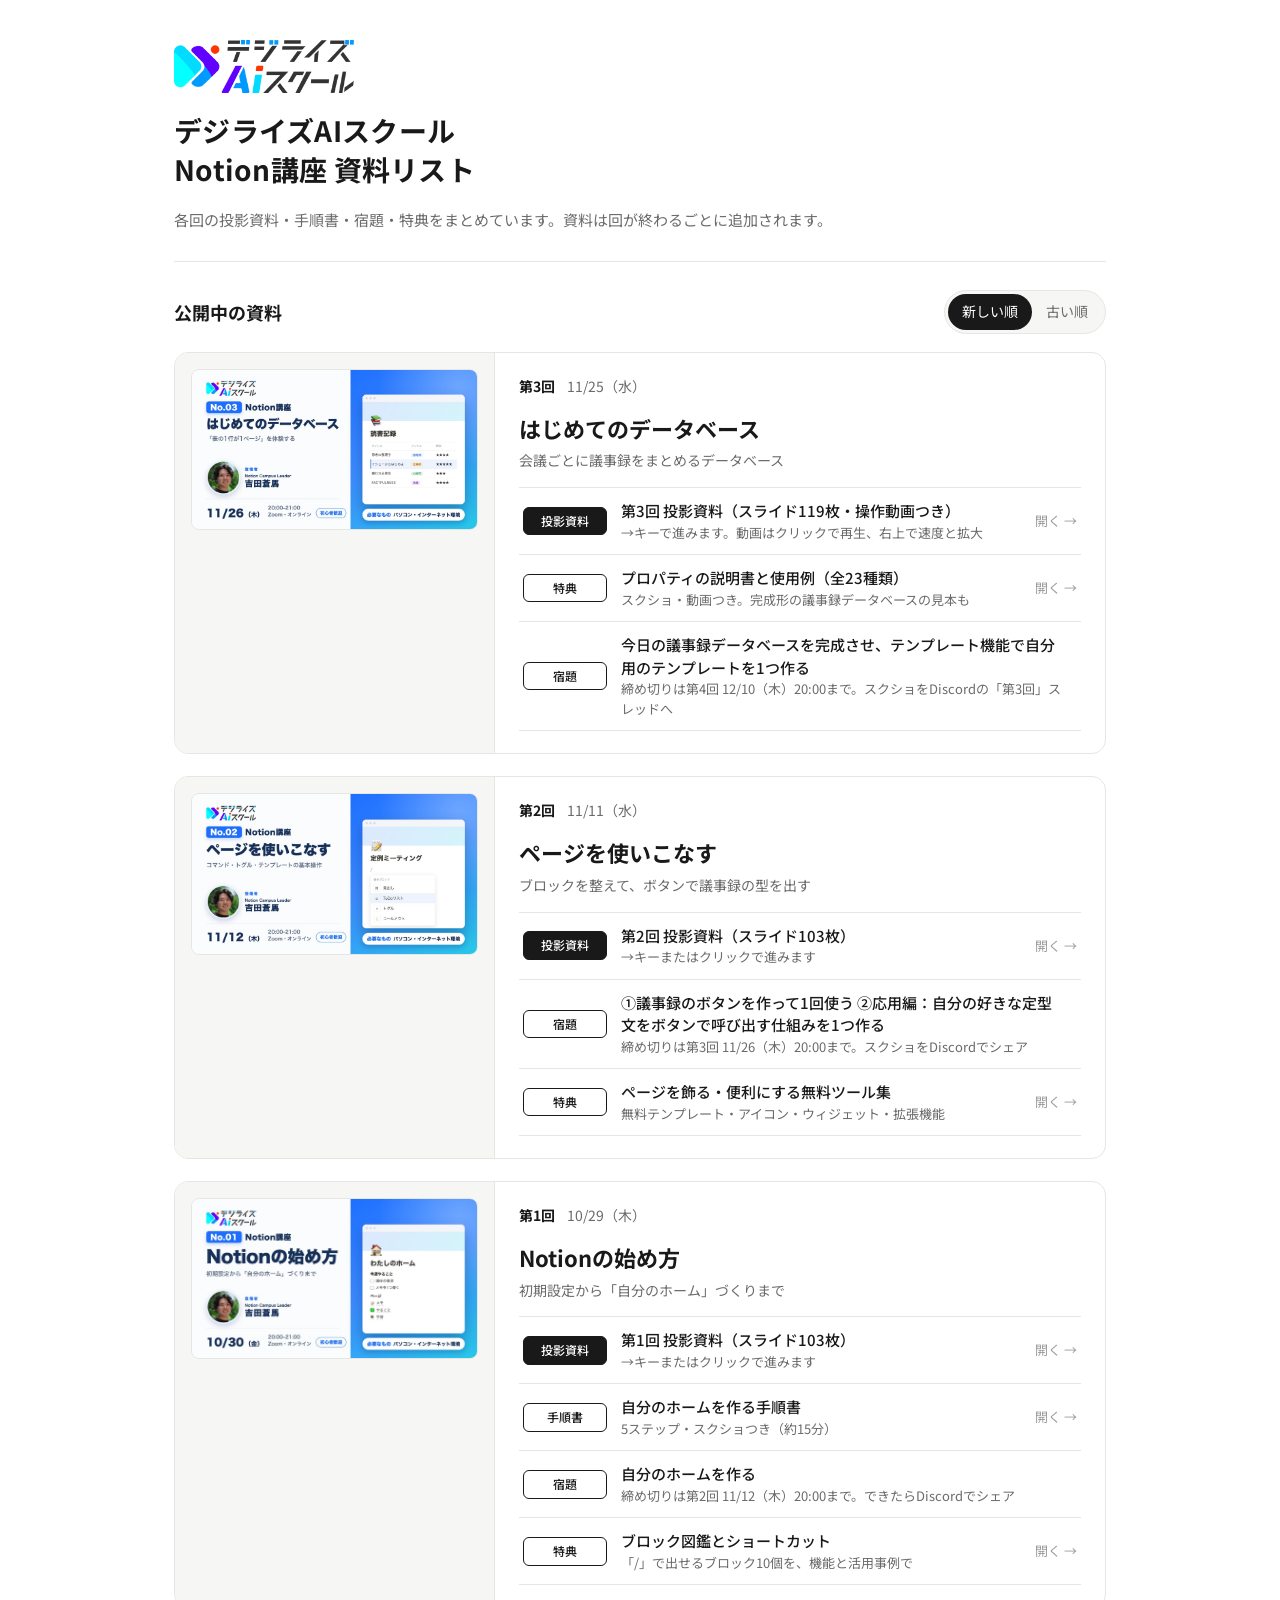
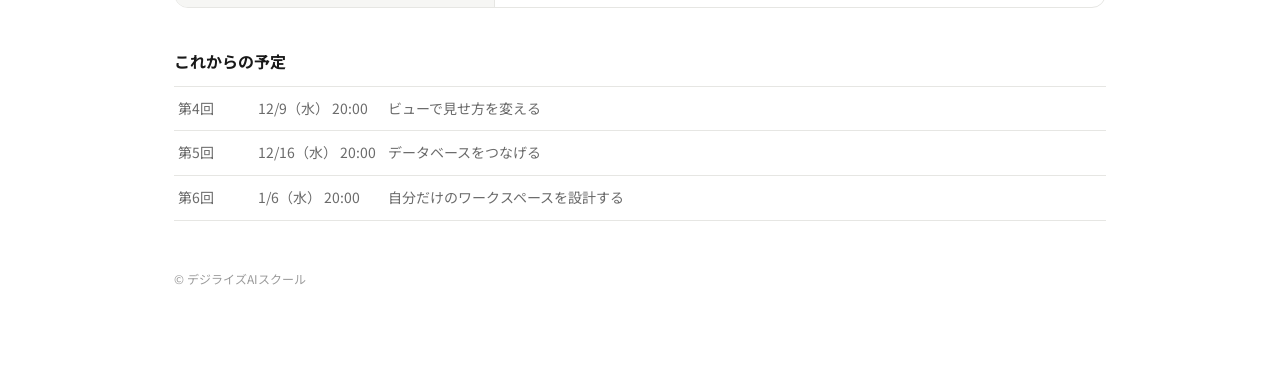
<file: index.html>
<!doctype html>
<html lang="ja">
<head>
<meta charset="utf-8">
<meta name="viewport" content="width=device-width,initial-scale=1">
<title>デジライズAIスクール Notion講座 資料リスト</title>
<meta name="description" content="デジライズAIスクール Notion講座の投影資料・手順書・宿題・特典をまとめた一覧です。">
<meta name="robots" content="noindex">
<link rel="icon" href="favicon.ico" sizes="32x32">
<link rel="icon" href="assets/icon.png" type="image/png">
<link rel="apple-touch-icon" href="assets/apple-touch-icon.png">
<link rel="preconnect" href="https://fonts.googleapis.com">
<link href="https://fonts.googleapis.com/css2?family=Noto+Sans+JP:wght@400;500;700&display=swap" rel="stylesheet">
<style>
  :root { --ink: #191919; --sub: #6b6b6b; --mute: #9b9b9b; --line: #e6e6e3; --wash: #f6f6f4; --paper: #fff; --r: 14px; }
  * { box-sizing: border-box; margin: 0; }
  body { background: var(--paper); color: var(--ink); font: 16px/1.7 "Noto Sans JP", "Hiragino Sans", sans-serif; }
  a { color: inherit; }
  .wrap { max-width: 980px; margin: 0 auto; padding: 40px 24px 80px; }
  header { display: flex; flex-direction: column; gap: 18px; padding-bottom: 28px; border-bottom: 1px solid var(--line); }
  header img { width: 180px; height: auto; }
  h1 { font-size: 28px; font-weight: 700; letter-spacing: .01em; line-height: 1.4; }
  .lead { color: var(--sub); font-size: 15px; }
  .bar { display: flex; align-items: center; justify-content: space-between; gap: 12px; margin: 28px 0 18px; }
  .bar h2 { font-size: 18px; font-weight: 700; }
  .sort { display: inline-flex; border: 1px solid var(--line); border-radius: 999px; padding: 3px; background: var(--wash); }
  .sort button { font: inherit; font-size: 14px; border: 0; background: transparent; color: var(--sub); padding: 6px 14px; border-radius: 999px; cursor: pointer; }
  .sort button[aria-pressed="true"] { background: var(--ink); color: #fff; }
  .list { display: flex; flex-direction: column; gap: 22px; }
  .card { border: 1px solid var(--line); border-radius: var(--r); overflow: hidden; display: grid; grid-template-columns: 320px 1fr; background: var(--paper); }
  .thumb { background: var(--wash); border-right: 1px solid var(--line); }
  .thumb { padding: 16px; }
  .thumb img { display: block; width: 100%; height: auto; aspect-ratio: 16 / 9; object-fit: cover; border-radius: 8px; border: 1px solid var(--line); }
  .body { padding: 22px 24px; display: flex; flex-direction: column; gap: 14px; min-width: 0; }
  .meta { display: flex; gap: 12px; align-items: baseline; color: var(--sub); font-size: 14px; }
  .no { font-weight: 700; color: var(--ink); }
  .ttl { font-size: 22px; font-weight: 700; line-height: 1.4; }
  .subt { color: var(--sub); font-size: 14px; margin-top: -8px; }
  .items { list-style: none; padding: 0; display: flex; flex-direction: column; border-top: 1px solid var(--line); }
  .items li { border-bottom: 1px solid var(--line); }
  .it { display: grid; grid-template-columns: 84px 1fr auto; gap: 14px; align-items: center; padding: 12px 4px; text-decoration: none; }
  a.it:hover { background: var(--wash); }
  .kind { font-size: 12px; font-weight: 500; text-align: center; padding: 3px 0; border: 1px solid var(--ink); border-radius: 6px; }
  .kind.solid { background: var(--ink); color: #fff; }
  .lbl { font-weight: 500; font-size: 15px; line-height: 1.5; }
  .note { display: block; color: var(--sub); font-size: 13px; font-weight: 400; }
  .go { color: var(--mute); font-size: 13px; white-space: nowrap; }
  .soon { margin-top: 40px; }
  .soon h2 { font-size: 16px; font-weight: 700; margin-bottom: 10px; }
  .soon ul { list-style: none; padding: 0; border-top: 1px solid var(--line); }
  .soon li { display: grid; grid-template-columns: 70px 120px 1fr; gap: 10px; padding: 10px 4px; border-bottom: 1px solid var(--line); color: var(--sub); font-size: 14px; }
  footer { margin-top: 48px; color: var(--mute); font-size: 12px; }
  @media (max-width: 720px) {
    .wrap { padding: 28px 16px 64px; }
    h1 { font-size: 22px; }
    .card { grid-template-columns: 1fr; }
    .thumb { border-right: 0; border-bottom: 1px solid var(--line); }
    .it { grid-template-columns: 72px 1fr; }
    .go { display: none; }
    .soon li { grid-template-columns: 56px 1fr; }
    .soon li span:last-child { grid-column: 1 / -1; }
  }
</style>
</head>
<body>
<div class="wrap">
  <header>
    <img src="assets/logo.png" alt="デジライズAIスクール" width="180" height="53">
    <h1>デジライズAIスクール<br>Notion講座 資料リスト</h1>
    <p class="lead">各回の投影資料・手順書・宿題・特典をまとめています。資料は回が終わるごとに追加されます。</p>
  </header>

  <div class="bar">
    <h2>公開中の資料</h2>
    <div class="sort" role="group" aria-label="並び順">
      <button type="button" data-order="desc" aria-pressed="true">新しい順</button>
      <button type="button" data-order="asc" aria-pressed="false">古い順</button>
    </div>
  </div>
  <div class="list" id="list"></div>

  <section class="soon" id="soon"></section>

  <footer>© デジライズAIスクール</footer>
</div>
<script src="sessions.js"></script>
<script>
(() => {
  const esc = (s) => String(s ?? "").replace(/[&<>"]/g, (c) => ({ "&": "&amp;", "<": "&lt;", ">": "&gt;", '"': "&quot;" }[c]));
  const fmt = (d) => { const t = new Date(d + "T00:00:00+09:00"); return `${t.getMonth() + 1}/${t.getDate()}（${"日月火水木金土"[t.getDay()]}）`; };
  const all = window.SESSIONS || [];
  const pub = all.filter((s) => s.published), soon = all.filter((s) => !s.published).sort((a, b) => a.date.localeCompare(b.date));
  const item = (it) => {
    const inner = `<span class="kind${it.kind === "投影資料" ? " solid" : ""}">${esc(it.kind)}</span>
      <span class="lbl">${esc(it.label)}<span class="note">${esc(it.note || "")}</span></span>${it.url ? '<span class="go">開く →</span>' : "<span></span>"}`;
    if (!it.url) return `<li><div class="it">${inner}</div></li>`;
    const ext = /^https?:/.test(it.url) ? ' target="_blank" rel="noopener"' : "";
    return `<li><a class="it" href="${esc(it.url)}"${ext}>${inner}</a></li>`;
  };
  const card = (s) => `<article class="card">
      <div class="thumb">${s.banner ? `<img src="${esc(s.banner)}" alt="第${s.no}回 ${esc(s.title)}" loading="lazy">` : ""}</div>
      <div class="body"><div class="meta"><span class="no">第${s.no}回</span><span>${fmt(s.date)}</span></div>
      <div class="ttl">${esc(s.title)}</div>${s.sub ? `<div class="subt">${esc(s.sub)}</div>` : ""}
      <ul class="items">${(s.items || []).map(item).join("")}</ul></div></article>`;
  const list = document.getElementById("list");
  const render = (order) => {
    const rows = [...pub].sort((a, b) => (order === "asc" ? 1 : -1) * a.date.localeCompare(b.date));
    list.innerHTML = rows.map(card).join("") || '<p class="lead">公開中の資料はまだありません。</p>';
    document.querySelectorAll(".sort button").forEach((b) => b.setAttribute("aria-pressed", String(b.dataset.order === order)));
  };
  document.querySelector(".sort").addEventListener("click", (e) => { const o = e.target.dataset?.order; if (o) render(o); });
  render("desc");
  if (soon.length) document.getElementById("soon").innerHTML = `<h2>これからの予定</h2><ul>${soon.map((s) =>
    `<li><span>第${s.no}回</span><span>${fmt(s.date)} 20:00</span><span>${esc(s.title)}</span></li>`).join("")}</ul>`;
})();
</script>
</body>
</html>
</file>
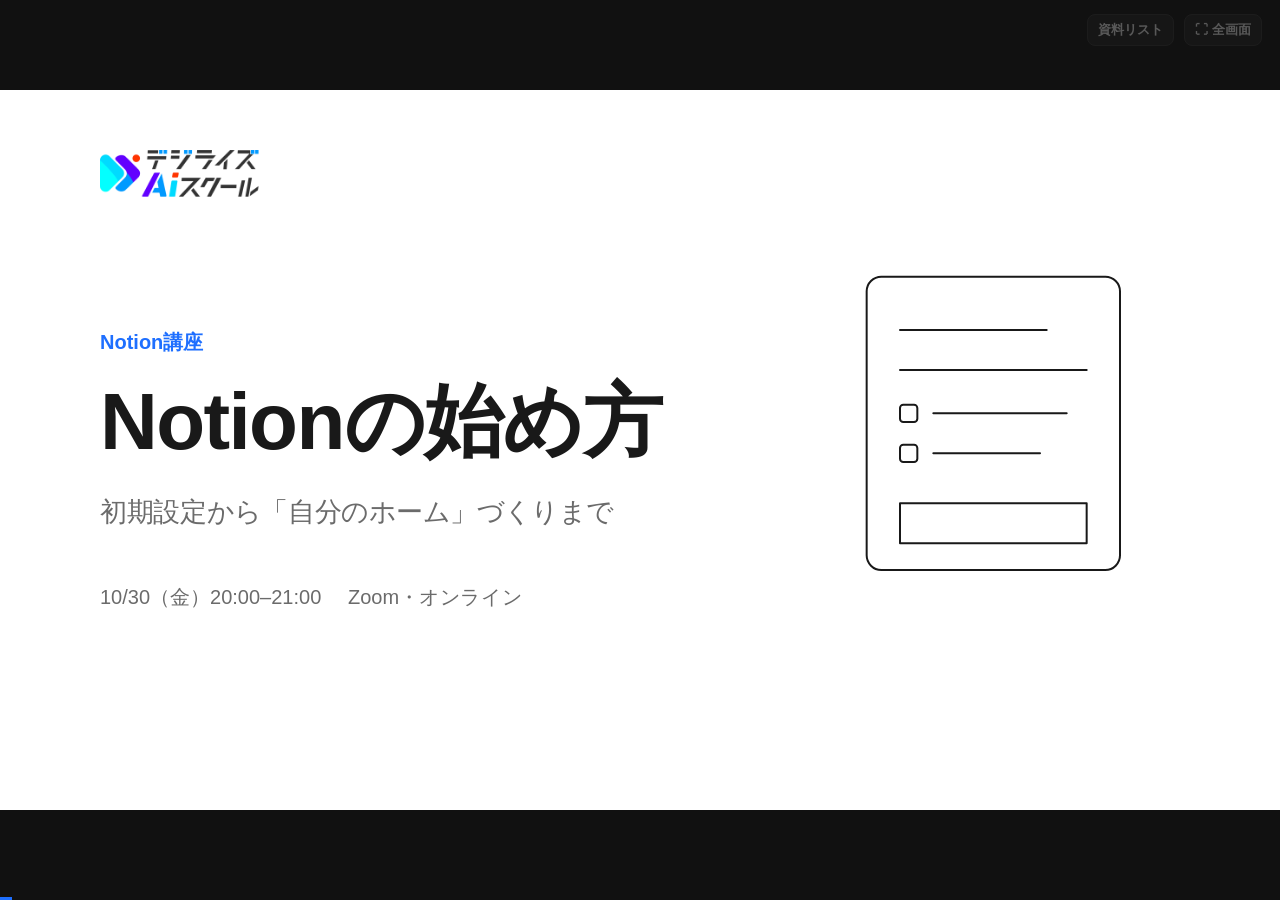
<file: decks/01/index.html>
<!doctype html>
<html lang="ja"><head><meta charset="utf-8"><meta name="viewport" content="width=device-width,initial-scale=1">
<title>Notion講座 第1回</title><link rel="icon" href="icon.png"><link rel="stylesheet" href="talkslides.css?v=1791520607">
<script src="deck.js?v=1791520607"></script></head>
<body><div id="stage"></div><div id="progress"></div>
<div id="hud"><span id="mic"></span><span id="heard"></span>
<button id="btnVoice" title="V">🎙 声</button><button id="btnPresenter" title="P">発表者</button><button id="btnFull" title="F">⛶ 全画面</button></div>
<script src="talkslides.js?v=1791520607"></script></body></html>
</file>
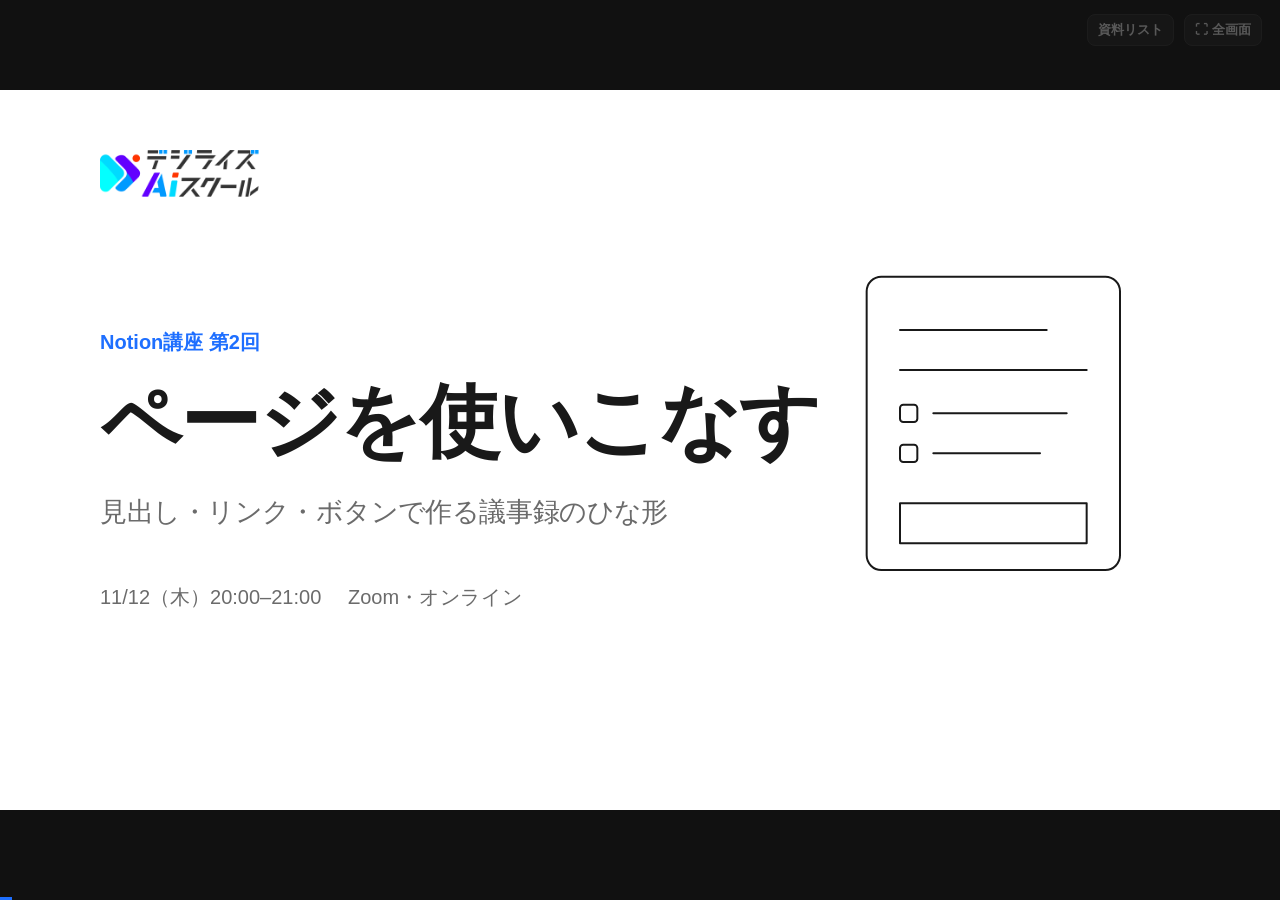
<file: decks/02/index.html>
<!doctype html>
<html lang="ja"><head><meta charset="utf-8"><meta name="viewport" content="width=device-width,initial-scale=1">
<title>Notion講座 第2回</title><link rel="icon" href="icon.png"><link rel="stylesheet" href="talkslides.css?v=1794480488">
<script src="deck.js?v=1794480488"></script></head>
<body><div id="stage"></div><div id="progress"></div>
<div id="hud"><span id="mic"></span><span id="heard"></span>
<button id="btnVoice" title="V">🎙 声</button><button id="btnPresenter" title="P">発表者</button><button id="btnFull" title="F">⛶ 全画面</button></div>
<script src="talkslides.js?v=1794480488"></script></body></html>
</file>
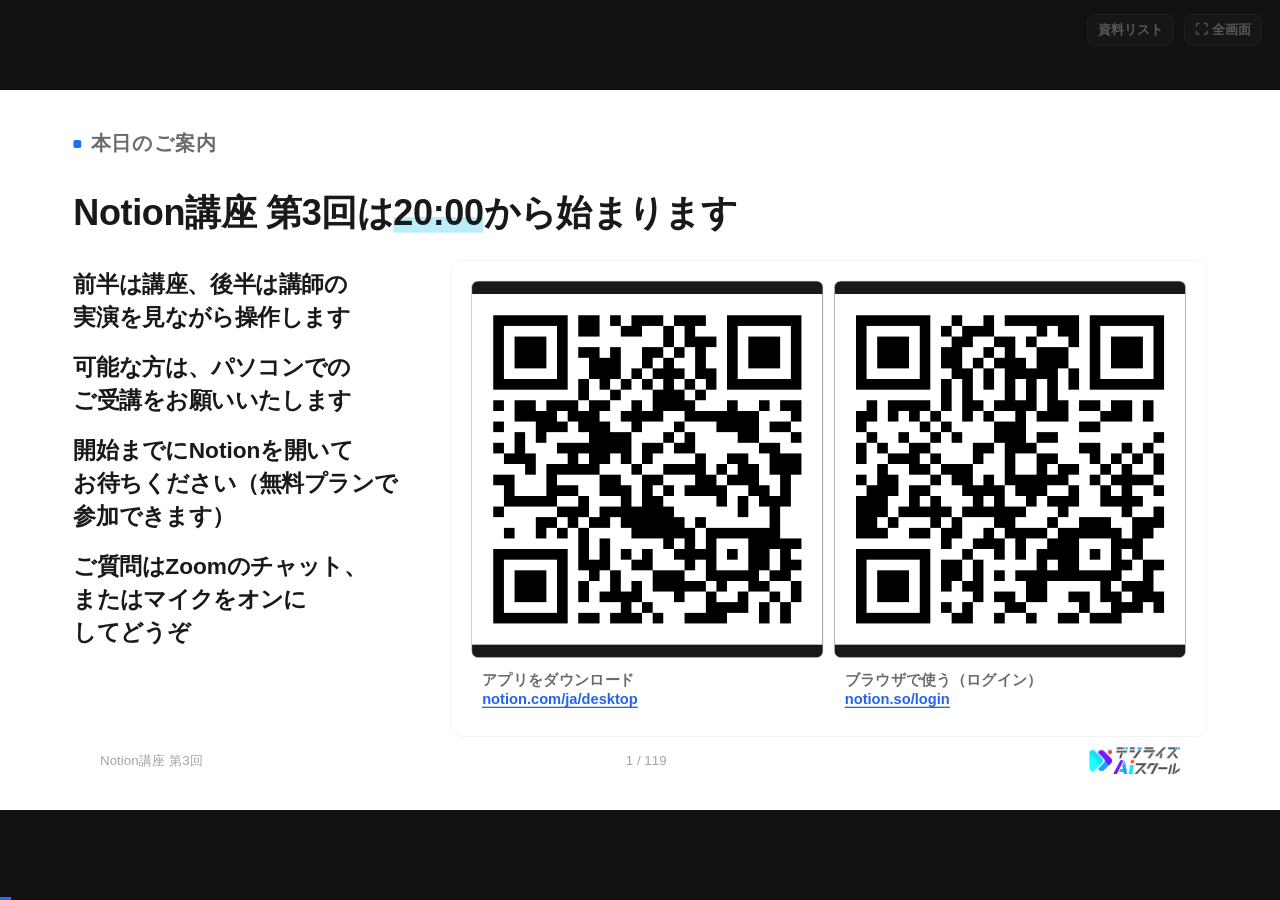
<file: decks/03/index.html>
<!doctype html>
<html lang="ja"><head><meta charset="utf-8"><meta name="viewport" content="width=device-width,initial-scale=1">
<title>Notion講座 第3回</title><link rel="icon" href="icon.png"><link rel="stylesheet" href="talkslides.css?v=1795690231">
<script src="deck.js?v=1795690231"></script></head>
<body><div id="stage"></div><div id="progress"></div>
<div id="hud"><span id="mic"></span><span id="heard"></span>
<button id="btnVoice" title="V">🎙 声</button><button id="btnPresenter" title="P">発表者</button><button id="btnFull" title="F">⛶ 全画面</button></div>
<script src="talkslides.js?v=1795690231"></script></body></html>
</file>
<file: decks/01/talkslides.css>
/* TalkSlides — Notion公式サイトの空気感（白地・墨色の文字・余白・控えめなモーション）を目指したスタイル */
:root {
  --ink: #191919; --sub: #6b6b6b; --line: #e9e9e7; --paper: #ffffff; --wash: #f7f6f3;
  --accent: #1E6FFF; --accent2: #28C8E8;
  --ease: cubic-bezier(.2, .8, .2, 1);
  --font: "Inter", "Noto Sans JP", "Hiragino Sans", "Hiragino Kaku Gothic ProN", sans-serif;
}
* { margin: 0; padding: 0; box-sizing: border-box; }
html, body { height: 100%; background: #111; overflow: hidden; font-family: var(--font); color: var(--ink); }
/* 日本語は文節で改行（Chrome 119+ の word-break: auto-phrase・要 lang=ja）。見出しは行の長さを揃え、本文は最終行の1〜2文字残りを避ける */
.slide { word-break: auto-phrase; text-wrap: pretty; }
.msg, .bt, .pname, .tt, .et { text-wrap: balance; }

/* 16:9 のステージを画面に合わせて拡大縮小（座標は常に 1920x1080 で考える） */
#stage { position: absolute; left: 50%; top: 50%; width: 1920px; height: 1080px; transform-origin: center;
  background: var(--paper); overflow: hidden; }
.slide { position: absolute; inset: 0; padding: 210px 150px 150px; display: flex; flex-direction: column;
  opacity: 0; pointer-events: none; transition: opacity .5s var(--ease); }
.slide.on { opacity: 1; pointer-events: auto; }

/* 共通の部品 */
.kicker { position: absolute; left: 150px; top: 110px; font-size: 26px; font-weight: 700; color: var(--sub); letter-spacing: .04em; display: flex; align-items: center; gap: 14px; }
.kicker .dot { width: 12px; height: 12px; border-radius: 3px; background: var(--accent); }
.msg { font-size: 76px; font-weight: 800; line-height: 1.28; letter-spacing: -.01em; white-space: pre-line; margin-top: 28px; }
.msg.center { text-align: center; }
.mark { background: linear-gradient(transparent 62%, rgba(40, 200, 232, .32) 62%); background-size: 0% 100%;
  background-repeat: no-repeat; transition: background-size .9s var(--ease) .5s; }
.slide.on .mark { background-size: 100% 100%; }
.slide.mid { justify-content: center; }
.notes { margin-top: 80px; display: flex; flex-direction: column; gap: 18px; }
.note { font-size: 34px; color: var(--sub); display: flex; gap: 18px; align-items: baseline; }
.note::before { content: ""; flex: none; width: 10px; height: 10px; border-radius: 50%; background: var(--ink); transform: translateY(-6px); }
.foot { position: absolute; left: 150px; right: 150px; bottom: 54px; display: flex; justify-content: space-between;
  align-items: center; font-size: 20px; color: #a3a3a0; }
.foot img { height: 40px; opacity: .9; }
.src { font-size: 18px; color: #a3a3a0; margin-top: 18px; }

/* Notion風のブロック（カード） */
.blocks { display: grid; gap: 28px; margin-top: auto; }
.block { background: var(--paper); border: 1.5px solid var(--line); border-radius: 18px; padding: 40px 38px;
  box-shadow: 0 1px 2px rgba(0, 0, 0, .04), 0 8px 24px rgba(0, 0, 0, .04); }
.block .emoji { font-size: 56px; line-height: 1; }
.block .bt { font-size: 40px; font-weight: 800; margin-top: 22px; }
.block .bd { font-size: 28px; color: var(--sub); margin-top: 10px; line-height: 1.5; }
.block.hl { border-color: var(--accent); box-shadow: 0 0 0 4px rgba(30, 111, 255, .12), 0 12px 32px rgba(30, 111, 255, .12); }

/* 表紙 */
.cover { justify-content: center; }
.cover .series { font-size: 30px; font-weight: 700; color: var(--accent); }
.cover .title { font-size: 120px; font-weight: 900; letter-spacing: -.02em; margin-top: 18px; }
.cover .sub { font-size: 40px; color: var(--sub); margin-top: 26px; }
.cover .meta { font-size: 30px; color: var(--sub); margin-top: 80px; display: flex; gap: 40px; }
.cover .logo { position: absolute; left: 150px; top: 90px; height: 70px; }
.doodle { position: absolute; right: 150px; top: 220px; width: 560px; height: 560px; }
.doodle * { fill: none; stroke: var(--ink); stroke-width: 3; stroke-linecap: round; stroke-linejoin: round; }
.slide.on .doodle .draw { stroke-dasharray: var(--len, 1200); stroke-dashoffset: var(--len, 1200); animation: draw 1.6s var(--ease) .3s forwards; }
@keyframes draw { to { stroke-dashoffset: 0; } }

/* 問いかけ */
.ask { margin: auto 0 0; align-self: center; font-size: 34px; color: var(--accent); border: 2px dashed var(--accent);
  border-radius: 999px; padding: 18px 44px; }

/* 進行（全N回・今日の流れ） */
.track { display: flex; gap: 16px; margin-top: auto; align-items: flex-end; }
.track .t { flex: 1; border-top: 6px solid var(--line); padding-top: 22px; }
.track .t.on { border-color: var(--accent); }
.track .t .n { font-size: 24px; font-weight: 700; color: var(--sub); }
.track .t .l { font-size: 26px; font-weight: 800; margin-top: 8px; white-space: pre-line; line-height: 1.35; }
.track .t.on .n { color: var(--accent); }

/* 手順（ハンズオン）とスクショ */
.split { display: grid; grid-template-columns: 1fr 1.25fr; gap: 70px; margin-top: 40px; flex: 1; min-height: 0; }
.steps { display: flex; flex-direction: column; gap: 30px; }
.step { display: flex; gap: 22px; font-size: 32px; line-height: 1.5; }
.step b { flex: none; width: 52px; height: 52px; border-radius: 50%; background: var(--ink); color: #fff; font-size: 26px;
  display: flex; align-items: center; justify-content: center; }
.time { font-size: 24px; font-weight: 700; color: var(--accent); }
.shot { border-radius: 16px; border: 1.5px solid var(--line); overflow: hidden; background: var(--wash);
  box-shadow: 0 24px 60px rgba(0, 0, 0, .10); display: flex; align-items: center; justify-content: center; }
.shot img { width: 100%; height: 100%; object-fit: contain; }
.shot .ph { font-size: 26px; color: #a3a3a0; padding: 40px; text-align: center; }

/* Notionライブ表示の枠（実体は別ウィンドウ。枠はスライド側の目印） */
.browser { flex: 1; margin-top: 36px; border: 1.5px solid var(--line); border-radius: 16px; overflow: hidden; display: flex; flex-direction: column; }
.browser .bar { height: 56px; background: var(--wash); display: flex; align-items: center; gap: 12px; padding: 0 22px; border-bottom: 1.5px solid var(--line); }
.browser .bar i { width: 14px; height: 14px; border-radius: 50%; background: #d9d9d6; }
.browser .bar .url { margin-left: 20px; font-size: 20px; color: var(--sub); background: #fff; border-radius: 8px; padding: 6px 16px; flex: 1; }
.browser .body { flex: 1; display: flex; flex-direction: column; align-items: center; justify-content: center; gap: 24px; font-size: 32px; color: var(--sub); }
.browser .key { font-size: 24px; border: 1.5px solid var(--line); border-radius: 10px; padding: 8px 18px; }

/* 登場アニメーション（.slide.on になった瞬間に順番に再生） */
[data-a] { opacity: 0; }
.slide.on [data-a] { animation-duration: .8s; animation-timing-function: var(--ease); animation-fill-mode: forwards; animation-delay: calc(var(--i, 0) * 110ms + 120ms); }
.slide.on [data-a="up"] { animation-name: up; }
.slide.on [data-a="pop"] { animation-name: pop; }
.slide.on [data-a="fade"] { animation-name: fade; }
.slide.on [data-a="type"] { animation-name: fade; animation-duration: .01s; }
@keyframes up { from { opacity: 0; transform: translateY(28px); } to { opacity: 1; transform: none; } }
@keyframes pop { from { opacity: 0; transform: translateY(18px) scale(.96); } to { opacity: 1; transform: none; } }
@keyframes fade { from { opacity: 0; } to { opacity: 1; } }
.caret::after { content: ""; display: inline-block; width: 4px; height: .9em; background: var(--ink); margin-left: 6px;
  vertical-align: -.08em; animation: blink 1s steps(1) infinite; }
@keyframes blink { 50% { opacity: 0; } }

/* 画面のHUD（発表中だけ。全画面でも小さく出す） */
#hud { position: fixed; right: 18px; top: 14px; display: flex; gap: 10px; align-items: center; font: 600 13px var(--font);
  color: #bbb; z-index: 10; opacity: .35; transition: opacity .3s; }
#hud:hover { opacity: 1; }
#hud button { background: #222; color: #ddd; border: 1px solid #333; border-radius: 8px; padding: 6px 10px; font: inherit; cursor: pointer; }
#mic { width: 10px; height: 10px; border-radius: 50%; background: #555; }
#mic.live { background: #ff4d4f; box-shadow: 0 0 0 0 rgba(255, 77, 79, .6); animation: pulse 1.6s infinite; }
@keyframes pulse { 70% { box-shadow: 0 0 0 10px rgba(255, 77, 79, 0); } 100% { box-shadow: 0 0 0 0 rgba(255, 77, 79, 0); } }
#heard { max-width: 520px; white-space: nowrap; overflow: hidden; text-overflow: ellipsis; color: #888; }
#progress { position: fixed; left: 0; bottom: 0; height: 3px; background: var(--accent); transition: width .4s var(--ease); z-index: 10; }

/* 埋め込みブラウザ層：スライドを前後しても消えない（iframe の状態を保つ）。位置はスライドごとに滑らかに移動 */
.live-l { width: 620px; display: flex; flex-direction: column; gap: 26px; margin-top: 10px; }
.live-l .notes { margin-top: 30px; }
#web { position: fixed; z-index: 5; display: flex; flex-direction: column; background: #fff; border: 1.5px solid var(--line);
  border-radius: 16px; overflow: hidden; box-shadow: 0 30px 70px rgba(0, 0, 0, .14); opacity: 0; pointer-events: none;
  transform: translateY(24px) scale(.98);
  transition: opacity .4s var(--ease), transform .5s var(--ease); }  /* 大きさは動かさない（iframe の再レイアウトでカクつくため） */
#web.on { opacity: 1; pointer-events: auto; transform: none; }
#web .wbar { height: 52px; flex: none; display: flex; align-items: center; gap: 10px; padding: 0 16px; background: var(--wash); border-bottom: 1.5px solid var(--line); }
#web .wbar i { width: 13px; height: 13px; border-radius: 50%; background: #d9d9d6; }
#web .wbar button { border: 0; background: transparent; font-size: 22px; color: var(--sub); cursor: pointer; padding: 4px 8px; border-radius: 6px; }
#web .wbar button:hover { background: #ecebe8; }
#web .wbar input { flex: 1; font: 18px var(--font); color: var(--sub); border: 1px solid var(--line); border-radius: 8px; padding: 7px 12px; background: #fff; }
#web .whint { display: none; padding: 40px; font-size: 22px; line-height: 1.8; color: var(--sub); }
#web.noext .whint { display: block; }
#web iframe { flex: 1; border: 0; width: 100%; background: #fff; }
.live-l .msg { font-size: 46px !important; }
.live-l .step { font-size: 28px; }

/* series：連続講座の地図（蛇行レール） */
.snake { position: relative; display: grid; grid-template-columns: repeat(3, 480px); grid-template-rows: 190px 190px; column-gap: 90px; row-gap: 60px; margin-top: auto; width: 1620px; height: 500px; }
.snake .rail { position: absolute; inset: 0; width: 100%; height: 100%; overflow: visible; }
.snake .rail path { fill: none; stroke-width: 6; stroke-linecap: round; }
.snake .rail .base { stroke: var(--line); }
.snake .rail .done { stroke: var(--accent); stroke-dasharray: 100; stroke-dashoffset: 100; }
.slide.on .snake .rail .done { animation: rail 1.4s var(--ease) .4s forwards; }
@keyframes rail { to { stroke-dashoffset: calc(100 - var(--p)); } }
.ep { position: relative; z-index: 1; display: flex; gap: 18px; align-items: center; background: var(--paper); border: 1.5px solid var(--line); border-radius: 16px; padding: 12px; }
.ep img { width: 286px; aspect-ratio: 16 / 9; object-fit: cover; border-radius: 10px; flex: none; filter: saturate(.7); opacity: .8; }
.ep .node { position: absolute; left: -14px; top: -14px; width: 40px; height: 40px; border-radius: 50%; background: #fff; border: 3px solid var(--line);
  color: var(--sub); display: flex; align-items: center; justify-content: center; font-weight: 800; font-size: 18px; }
.ep .et { font-size: 24px; font-weight: 800; line-height: 1.35; display: flex; flex-direction: column; gap: 6px; }
.ep .ed { font-size: 18px; color: var(--sub); font-weight: 700; }
.ep .tag { align-self: flex-start; font-size: 15px; font-weight: 700; color: var(--accent); background: rgba(30, 111, 255, .08); border-radius: 6px; padding: 3px 10px; }
.ep.on { border-color: var(--accent); box-shadow: 0 0 0 5px rgba(30, 111, 255, .12), 0 20px 44px rgba(30, 111, 255, .18); }
.ep.on img { filter: none; opacity: 1; }
.ep.on .node, .ep.done .node { border-color: var(--accent); color: var(--accent); }
.ep.on .node { background: var(--accent); color: #fff; }
/* gallery：スクショを並べる */
.gallery { display: grid; gap: 34px; margin-top: 40px; flex: 1; min-height: 0; }
.gallery figure { display: flex; flex-direction: column; gap: 14px; min-height: 0; }
.gallery .frame { flex: 1; min-height: 0; border-radius: 14px; border: 1.5px solid var(--line); background: var(--wash); overflow: hidden;
  box-shadow: 0 18px 44px rgba(0, 0, 0, .08); display: flex; align-items: center; justify-content: center; }
.gallery .frame img { width: 100%; height: 100%; object-position: center; }
.gallery figcaption { font-size: 24px; display: flex; flex-direction: column; gap: 4px; }
.gallery figcaption span { font-size: 16px; color: #a3a3a0; }
.gnote { font-size: 26px; color: var(--sub); margin-top: 18px; }
/* table：Notion風の表 */
.ntable { margin-top: 44px; border-top: 1.5px solid var(--line); font-size: 26px; }
.nrow { display: grid; grid-auto-flow: column; grid-auto-columns: 1fr; border-bottom: 1.5px solid var(--line); }
.nrow > div { padding: 20px 18px; line-height: 1.45; }
.nrow > div + div { border-left: 1.5px solid var(--line); }
.nhead { color: var(--sub); font-size: 20px; font-weight: 700; }
.nrow.hl { background: rgba(30, 111, 255, .05); box-shadow: inset 4px 0 0 var(--accent); }
/* cards：格子 */
.cards { display: grid; gap: 28px; margin-top: 60px; }
.cards .block { min-height: 300px; }
.cards .block { padding: 30px 30px; }
.cards .bt { font-size: 32px; margin-top: 14px; }
.cards .bd { font-size: 23px; }
.cimg { width: 100%; aspect-ratio: 16 / 9; object-fit: cover; object-position: top left; border-radius: 10px; border: 1px solid var(--line); }
.showcase { position: absolute; left: 820px; top: 200px; width: 960px; display: flex; flex-direction: column; gap: 14px; }
.showcase .frame { border-radius: 16px; overflow: hidden; border: 1.5px solid var(--line); box-shadow: 0 30px 70px rgba(0, 0, 0, .14); }
.showcase img { display: block; width: 100%; }
.showcase figcaption { font-size: 24px; display: flex; flex-direction: column; gap: 4px; }
.showcase figcaption span { font-size: 16px; color: #a3a3a0; }
.cards .cimg { max-height: 260px; width: auto; max-width: 100%; display: block; }
.lshot { margin-top: 18px; display: flex; flex-direction: column; gap: 10px; }
.lshot img { width: 100%; max-height: 330px; object-fit: contain; object-position: left top; border-radius: 12px; border: 1.5px solid var(--line); box-shadow: 0 14px 34px rgba(0, 0, 0, .10); background: #191919; }
.lshot figcaption { font-size: 19px; color: var(--sub); }

.snake .more { position: absolute; right: 0; bottom: -44px; font-size: 22px; font-weight: 800; color: var(--sub); }
/* クイズ */
.opts { display: grid; gap: 28px; margin-top: 60px; }
.opt { display: flex; align-items: center; gap: 22px; background: var(--paper); border: 2px solid var(--line); border-radius: 18px; padding: 34px 32px; font-size: 34px; font-weight: 800; transition: all .5s var(--ease); }
.opt b { flex: none; width: 64px; height: 64px; border-radius: 14px; background: var(--wash); display: flex; align-items: center; justify-content: center; font-size: 30px; }
.hint { margin-top: 40px; font-size: 28px; color: var(--accent); font-weight: 700; }
.explain { margin-top: 26px; font-size: 30px; line-height: 1.6; color: var(--ink); opacity: 0; transform: translateY(16px); transition: all .6s var(--ease) .2s; }
.revealed .opt:not(.ok) { opacity: .35; }
.revealed .opt.ok { border-color: var(--accent); box-shadow: 0 0 0 6px rgba(30, 111, 255, .14), 0 18px 40px rgba(30, 111, 255, .18); transform: translateY(-6px); }
.revealed .opt.ok b { background: var(--accent); color: #fff; }
.revealed .explain { opacity: 1; transform: none; }
/* 今日の流れのカード */
.track .t .d { margin-top: 18px; padding-left: 1.1em; font-size: 22px; color: var(--sub); line-height: 1.6; }
.track .t { background: var(--paper); border: 1.5px solid var(--line); border-top-width: 6px; border-radius: 14px; padding: 26px 24px; min-height: 380px; }
.track .t.on { box-shadow: 0 16px 40px rgba(30, 111, 255, .12); }
/* 自己紹介 */
.prof { display: flex; gap: 80px; align-items: center; flex: 1; }
.face { width: 360px; height: 360px; border-radius: 50%; object-fit: cover; flex: none; border: 8px solid #fff; box-shadow: 0 24px 60px rgba(0, 0, 0, .15); }
.pinfo { flex: 1; display: flex; flex-direction: column; gap: 12px; }
.role { font-size: 28px; font-weight: 800; color: var(--accent); }
.pname { font-size: 80px; font-weight: 900; letter-spacing: .02em; }
.facts { display: grid; grid-template-columns: repeat(2, 1fr); gap: 20px; margin-top: 24px; }
.facts .block { padding: 24px 26px; display: grid; grid-template-columns: auto 1fr; column-gap: 18px; align-items: center; }
.facts .emoji { font-size: 40px; grid-row: span 2; }
.facts .bt { font-size: 26px; margin: 0; }
.facts .bd { font-size: 21px; margin: 4px 0 0; }
/* 目次 */
.toc { display: grid; gap: 16px; margin-top: 50px; }
.tc { display: grid; grid-template-columns: 110px 1fr auto; align-items: center; gap: 26px; background: var(--paper); border: 1.5px solid var(--line); border-radius: 16px; padding: 22px 32px; }
.tc .tn { font-size: 48px; font-weight: 900; color: #d0d0cd; }
.tc .tt { font-size: 34px; font-weight: 800; }
.tc .td { font-size: 22px; color: var(--sub); margin-top: 4px; }
.tc .tm { font-size: 24px; font-weight: 700; color: var(--sub); }
.tc.on { border-color: var(--accent); }
.tc.on .tn { color: var(--accent); }
/* QR */
.qrcard { position: absolute; left: 980px; top: 210px; width: 760px; background: #fff; border: 1.5px solid var(--line); border-radius: 24px; padding: 40px; box-shadow: 0 30px 70px rgba(0, 0, 0, .12); display: flex; flex-direction: column; align-items: center; gap: 18px; }
.qrcard img { width: 440px; height: 440px; image-rendering: pixelated; }
.qurl { font-size: 22px; font-weight: 700; color: var(--accent); word-break: break-all; text-align: center; }
.qcap { font-size: 22px; color: var(--sub); }
.toc { gap: 12px; margin-top: 36px; }
.tc { padding: 14px 28px; }
.tc .tn { font-size: 40px; }
.tc .tt { font-size: 30px; }
.tc .td { font-size: 20px; }
.snake .more { right: 230px; bottom: -46px; }

.qrow { display: flex; align-items: center; gap: 30px; margin-top: 40px; }
.qrow .hint { margin: 0; }
.reveal-btn { font: 800 26px var(--font); color: #fff; background: var(--ink); border: 0; border-radius: 999px; padding: 14px 30px; cursor: pointer; }
.revealed .reveal-btn { display: none; }
/* セクション（場面の区切り） */
.section { justify-content: center; background: linear-gradient(135deg, #fbfbfa 0%, #f1f6ff 100%); }
.secno { font-size: 30px; font-weight: 800; letter-spacing: .14em; color: var(--accent); }
.sectitle { font-size: 104px; font-weight: 900; letter-spacing: -.01em; margin-top: 20px; text-wrap: balance; }
.secsub { font-size: 38px; color: var(--sub); margin-top: 26px; text-wrap: pretty; }
.secbar { display: flex; gap: 10px; margin-top: 70px; }
.secbar i { width: 64px; height: 8px; border-radius: 4px; background: var(--line); }
.secbar i.done { background: rgba(30, 111, 255, .35); }
.secbar i.on { background: var(--accent); }
/* 目次は2列 */
.toc.two { grid-template-columns: 1fr 1fr; column-gap: 24px; }
.toc.two .tc { grid-template-columns: 80px 1fr auto; padding: 16px 24px; }
.toc.two .tc .tn { font-size: 34px; }
.toc.two .tc .tt { font-size: 28px; }
.toc.two .tc .td { font-size: 19px; }

/* アプリアイコンの帯 */
.icons { display: flex; flex-wrap: wrap; gap: 14px 22px; margin-top: 28px; }
.msg.center + .icons { justify-content: center; margin-top: 48px; }
.ic { display: inline-flex; align-items: center; gap: 12px; font-size: 26px; font-weight: 600; padding: 10px 18px 10px 12px; border: 1.5px solid var(--line); border-radius: 14px; background: var(--paper); }
.ic img, .ic i { width: 44px; height: 44px; object-fit: contain; font-style: normal; font-size: 36px; line-height: 44px; text-align: center; }
/* 縦長のスクショははみ出さないように */
.showcase img { max-height: 680px; object-fit: contain; background: #191919; }
.slide code { font-family: "SFMono-Regular", Menlo, monospace; font-size: .9em; padding: .05em .35em; border-radius: 6px; background: rgba(135, 131, 120, .15); color: #eb5757; }
/* 機能紹介（feature） */
.feat { display: grid; grid-template-columns: 600px 1fr; gap: 56px; margin-top: 52px; align-items: start; }
.fnotes { display: flex; flex-direction: column; gap: 18px; }
.fn { font-size: 31px; line-height: 1.5; padding: 22px 28px; background: var(--wash); border-left: 6px solid var(--accent); border-radius: 12px; }
.feat figure { display: flex; flex-direction: column; gap: 12px; }
.feat .frame { min-height: 360px; max-height: 500px; display: flex; align-items: center; justify-content: center; background: var(--wash); border-radius: 16px; overflow: hidden; box-shadow: 0 30px 70px rgba(0, 0, 0, .14); }
.feat .frame img { display: block; width: 100%; height: auto; max-height: 500px; object-fit: contain; }
.feat figcaption { font-size: 24px; display: flex; flex-direction: column; gap: 4px; }
.feat figcaption span { font-size: 16px; color: #a3a3a0; }
.slide code { white-space: nowrap; }
.ic { font-size: 24px; padding: 8px 16px 8px 10px; }
.ic img, .ic i { width: 38px; height: 38px; font-size: 30px; line-height: 38px; }
/* live：左1/3に説明、右2/3にブラウザ */
.slide.lv { padding: 170px 40px 120px 60px; }
.lv .kicker { left: 60px; }
.lv .live-l { width: 450px; gap: 34px; }
.lv .live-l .msg { font-size: 42px !important; line-height: 1.35; margin-bottom: 10px; }
.lv .live-l .step { font-size: 25px; line-height: 1.6; }
.lv .lshot { display: none; }  /* 投影では右の本物の画面を見せる（スクショは配布版で使う） */
.fqr { display: flex; gap: 20px; align-items: center; padding: 18px; border: 1.5px solid var(--line); border-radius: 14px; background: var(--paper); box-shadow: 0 12px 28px rgba(0, 0, 0, .08); }
.fqr img { width: 170px; height: 170px; flex: none; }
.fqr b { display: block; font-size: 24px; color: var(--accent); word-break: break-all; }
.fqr span { display: block; font-size: 19px; color: var(--sub); margin-top: 8px; line-height: 1.5; }
/* 目次が11項目以上のとき */
.toc.many { gap: 8px; margin-top: 26px; }
.toc.many .tc { padding: 10px 22px; }
.toc.many .tc .tn { font-size: 28px; }
.toc.many .tc .tt { font-size: 25px; }
.toc.many .tc .td { font-size: 17px; margin-top: 2px; }
/* 画面全体のスクショを大きく見せる feature（wide） */
.feat.wide { grid-template-columns: 400px 1fr; gap: 40px; margin-top: 36px; }
.feat.wide .fn { font-size: 27px; padding: 18px 22px; }
.feat.wide .frame, .feat.wide .frame img { max-height: 520px; }
.feat.wide figure { align-items: flex-start; }
.feat.wide .frame img { width: auto; max-width: 100%; }
/* live の full：上に見出しと手順を1段、下は全幅のブラウザ */
.slide.lv.full { padding: 120px 60px 0; }
.lv.full .live-l { width: auto; flex-direction: row; flex-wrap: wrap; align-items: center; gap: 14px 34px; margin: 0; }
.lv.full .live-l .msg { width: 100%; font-size: 44px !important; }
.lv.full .live-l .step { font-size: 22px; }
/* checkpoint：一区切り */
.slide.ckp { display: flex; flex-direction: column; justify-content: center; padding: 180px 120px 250px; background: var(--wash); }
.ckp.img { display: grid; grid-template-columns: 1fr 820px; gap: 70px; align-items: center; }
.ck-l { display: flex; flex-direction: column; gap: 34px; }
.ck-badge { display: inline-flex; align-self: flex-start; align-items: center; gap: 12px; padding: 10px 22px 10px 14px; border-radius: 999px; background: var(--ink); color: #fff; font-size: 22px; font-weight: 700; letter-spacing: .08em; }
.ck-badge svg { width: 28px; height: 28px; }
.ckp svg path { fill: none; stroke: currentColor; stroke-width: 3; stroke-linecap: round; stroke-linejoin: round; }
.ckp .msg { font-size: 64px !important; }
.ck-list { list-style: none; margin: 0; padding: 0; display: flex; flex-direction: column; gap: 22px; }
.ck-list li { display: flex; align-items: center; gap: 20px; font-size: 32px; }
.ck-list i { flex: none; width: 44px; height: 44px; border-radius: 50%; background: var(--accent); color: #fff; display: grid; place-items: center; }
.ck-list i svg { width: 28px; height: 28px; }
.ck-img { margin: 0; }
.ck-img img { width: 100%; max-height: 640px; object-fit: contain; border-radius: 14px; border: 1.5px solid var(--line); box-shadow: 0 18px 50px rgba(0,0,0,.10); background: #fff; }
.ck-next { position: absolute; left: 120px; right: 120px; bottom: 120px; display: flex; align-items: center; gap: 24px; padding: 22px 34px; border-radius: 16px; background: #fff; border: 1.5px solid var(--line); font-size: 30px; }
.ck-next span { font-size: 22px; font-weight: 700; color: var(--sub); letter-spacing: .1em; }
.ck-next em { margin-left: auto; font-style: normal; color: var(--accent); font-size: 36px; }
/* 縦長スクショを大きく（showcase tall / cards tallImg） */
.sc-tall .live-l { width: 900px; }
.showcase.tall { left: auto; right: 120px; top: 150px; width: auto; align-items: flex-start; }
.showcase.tall img { width: auto; max-width: 840px; max-height: 760px; }
.cards.tall .cimg { height: 420px; max-height: none; width: 100%; object-fit: cover; object-position: top left; border-radius: 10px; }
.cards.tall { margin-top: 40px; }
.note b, .fn b { display: inline-block; min-width: 4.6em; margin-right: 18px; padding: 2px 14px; border-radius: 6px; background: var(--ink); color: #fff; font-size: .82em; text-align: center; }
#web .wname { flex: 1; font-size: 20px; font-weight: 700; color: var(--sub); }
/* 当日アシスト */
#assist { position: fixed; inset: 0; z-index: 50; background: rgba(0,0,0,.55); display: grid; place-items: center; font-family: var(--font); }
#assist[hidden] { display: none; }
#assist .as-box { width: min(860px, 92vw); max-height: 90vh; overflow: auto; background: #fff; color: var(--ink); border-radius: 16px; padding: 28px 32px; }
#assist .as-h { display: flex; align-items: center; font-size: 24px; font-weight: 800; margin-bottom: 14px; }
#assist .as-h button { margin-left: auto; }
#assist ol { list-style: none; margin: 0; padding: 0; counter-reset: as; }
#assist li { counter-increment: as; display: grid; grid-template-columns: 34px 1fr auto; grid-template-rows: auto auto; column-gap: 14px; align-items: center; padding: 14px 0; border-top: 1px solid var(--line); }
#assist li::before { content: counter(as); grid-row: 1 / 3; width: 30px; height: 30px; border-radius: 50%; background: var(--ink); color: #fff; display: grid; place-items: center; font-weight: 700; }
#assist li.ok::before { content: "OK"; font-size: 11px; }
#assist li.ng::before { content: "NG"; font-size: 11px; background: #fff; color: var(--ink); border: 2px solid var(--ink); }
#assist li b { font-size: 18px; } #assist li span { grid-column: 2; font-size: 15px; color: var(--sub); line-height: 1.6; }
#assist li button { grid-column: 3; grid-row: 1 / 3; }
#assist button { border: 1.5px solid var(--ink); background: #fff; color: var(--ink); border-radius: 8px; padding: 8px 14px; font: 600 14px var(--font); cursor: pointer; }
#assist button.pri { background: var(--ink); color: #fff; }
#assist .as-k { margin-top: 14px; font-size: 13px; color: var(--sub); }
/* 表の評価記号 */
.mk { display: inline-flex; align-items: center; gap: 10px; font-weight: 700; white-space: nowrap; }
.mk i { width: 34px; height: 34px; flex: none; display: inline-block; background: center / contain no-repeat; }
.mk.best i { background-image: url("data:image/svg+xml,%3Csvg xmlns='http://www.w3.org/2000/svg' viewBox='0 0 34 34'%3E%3Ccircle cx='17' cy='17' r='14' fill='none' stroke='%2316a34a' stroke-width='4'/%3E%3Ccircle cx='17' cy='17' r='7' fill='%2316a34a'/%3E%3C/svg%3E"); }
.mk.good i { background-image: url("data:image/svg+xml,%3Csvg xmlns='http://www.w3.org/2000/svg' viewBox='0 0 34 34'%3E%3Ccircle cx='17' cy='17' r='13' fill='none' stroke='%231E6FFF' stroke-width='5'/%3E%3C/svg%3E"); }
.mk.fair i { background-image: url("data:image/svg+xml,%3Csvg xmlns='http://www.w3.org/2000/svg' viewBox='0 0 34 34'%3E%3Cpath d='M17 4 L31 29 H3 Z' fill='none' stroke='%23ea8a00' stroke-width='4' stroke-linejoin='round'/%3E%3C/svg%3E"); }
.mk.none i { background-image: url("data:image/svg+xml,%3Csvg xmlns='http://www.w3.org/2000/svg' viewBox='0 0 34 34'%3E%3Cpath d='M7 7 L27 27 M27 7 L7 27' stroke='%23b4b4b0' stroke-width='5' stroke-linecap='round'/%3E%3C/svg%3E"); }
.mk.best b { color: #15803d; } .mk.good b { color: var(--accent); } .mk.fair b { color: #b45309; } .mk.none b { color: #a3a3a0; font-weight: 500; }
.mk-note { display: block; font-size: .78em; color: var(--sub); margin-top: 4px; }
/* キーボードのキー */
.kbd { display: flex; flex-direction: column; gap: 18px; padding: 26px 10px; align-items: center; background: var(--wash); border-radius: 12px; height: 420px; justify-content: center; }
.krow { display: flex; align-items: center; gap: 12px; }
.krow em { font-style: normal; font-size: 30px; color: var(--sub); }
.krow span { margin-left: 10px; font-size: 20px; color: var(--sub); width: 5em; }
kbd { min-width: 96px; height: 96px; padding: 0 18px; display: inline-grid; place-items: center; border-radius: 16px; background: #fff; border: 2px solid #d5d5d2; border-bottom-width: 7px; font: 700 40px var(--font); color: var(--ink); box-shadow: 0 6px 14px rgba(0,0,0,.08); }
</file>
<file: decks/02/talkslides.css>
/* TalkSlides — Notion公式サイトの空気感（白地・墨色の文字・余白・控えめなモーション）を目指したスタイル */
:root {
  --ink: #191919; --sub: #6b6b6b; --line: #e9e9e7; --paper: #ffffff; --wash: #f7f6f3;
  --accent: #1E6FFF; --accent2: #28C8E8;
  --ease: cubic-bezier(.2, .8, .2, 1);
  --font: "Inter", "Noto Sans JP", "Hiragino Sans", "Hiragino Kaku Gothic ProN", sans-serif;
}
* { margin: 0; padding: 0; box-sizing: border-box; }
html, body { height: 100%; background: #111; overflow: hidden; font-family: var(--font); color: var(--ink); }
/* 日本語は文節で改行（Chrome 119+ の word-break: auto-phrase・要 lang=ja）。見出しは行の長さを揃え、本文は最終行の1〜2文字残りを避ける */
.slide { word-break: auto-phrase; text-wrap: pretty; }
.msg, .bt, .pname, .tt, .et { text-wrap: balance; }

/* 16:9 のステージを画面に合わせて拡大縮小（座標は常に 1920x1080 で考える） */
#stage { position: absolute; left: 50%; top: 50%; width: 1920px; height: 1080px; transform-origin: center;
  background: var(--paper); overflow: hidden; }
.slide { position: absolute; inset: 0; padding: 210px 150px 150px; display: flex; flex-direction: column;
  opacity: 0; pointer-events: none; transition: opacity .5s var(--ease); }
.slide.on { opacity: 1; pointer-events: auto; }

/* 共通の部品 */
.kicker { position: absolute; left: 150px; top: 110px; font-size: 26px; font-weight: 700; color: var(--sub); letter-spacing: .04em; display: flex; align-items: center; gap: 14px; }
.kicker .dot { width: 12px; height: 12px; border-radius: 3px; background: var(--accent); }
.msg { font-size: 76px; font-weight: 800; line-height: 1.28; letter-spacing: -.01em; white-space: pre-line; margin-top: 28px; }
.msg.center { text-align: center; }
.mark { background: linear-gradient(transparent 62%, rgba(40, 200, 232, .32) 62%); background-size: 0% 100%;
  background-repeat: no-repeat; transition: background-size .9s var(--ease) .5s; }
.slide.on .mark { background-size: 100% 100%; }
.slide.mid { justify-content: center; }
.notes { margin-top: 80px; display: flex; flex-direction: column; gap: 18px; }
.note { font-size: 34px; color: var(--sub); display: flex; gap: 18px; align-items: baseline; }
.note::before { content: ""; flex: none; width: 10px; height: 10px; border-radius: 50%; background: var(--ink); transform: translateY(-6px); }
.foot { position: absolute; left: 150px; right: 150px; bottom: 54px; display: flex; justify-content: space-between;
  align-items: center; font-size: 20px; color: #a3a3a0; }
.foot img { height: 40px; opacity: .9; }
.src { font-size: 18px; color: #a3a3a0; margin-top: 18px; }

/* Notion風のブロック（カード） */
.blocks { display: grid; gap: 28px; margin-top: auto; }
.block { background: var(--paper); border: 1.5px solid var(--line); border-radius: 18px; padding: 40px 38px;
  box-shadow: 0 1px 2px rgba(0, 0, 0, .04), 0 8px 24px rgba(0, 0, 0, .04); }
.block .emoji { font-size: 56px; line-height: 1; }
.block .bt { font-size: 40px; font-weight: 800; margin-top: 22px; }
.block .bd { font-size: 28px; color: var(--sub); margin-top: 10px; line-height: 1.5; }
.block.hl { border-color: var(--accent); box-shadow: 0 0 0 4px rgba(30, 111, 255, .12), 0 12px 32px rgba(30, 111, 255, .12); }

/* 表紙 */
.cover { justify-content: center; }
.cover .series { font-size: 30px; font-weight: 700; color: var(--accent); }
.cover .title { font-size: 120px; font-weight: 900; letter-spacing: -.02em; margin-top: 18px; }
.cover .sub { font-size: 40px; color: var(--sub); margin-top: 26px; }
.cover .meta { font-size: 30px; color: var(--sub); margin-top: 80px; display: flex; gap: 40px; }
.cover .logo { position: absolute; left: 150px; top: 90px; height: 70px; }
.doodle { position: absolute; right: 150px; top: 220px; width: 560px; height: 560px; }
.doodle * { fill: none; stroke: var(--ink); stroke-width: 3; stroke-linecap: round; stroke-linejoin: round; }
.slide.on .doodle .draw { stroke-dasharray: var(--len, 1200); stroke-dashoffset: var(--len, 1200); animation: draw 1.6s var(--ease) .3s forwards; }
@keyframes draw { to { stroke-dashoffset: 0; } }

/* 問いかけ */
.ask { margin: auto 0 0; align-self: center; font-size: 34px; color: var(--accent); border: 2px dashed var(--accent);
  border-radius: 999px; padding: 18px 44px; }

/* 進行（全N回・今日の流れ） */
.track { display: flex; gap: 16px; margin-top: auto; align-items: flex-end; }
.track .t { flex: 1; border-top: 6px solid var(--line); padding-top: 22px; }
.track .t.on { border-color: var(--accent); }
.track .t .n { font-size: 24px; font-weight: 700; color: var(--sub); }
.track .t .l { font-size: 26px; font-weight: 800; margin-top: 8px; white-space: pre-line; line-height: 1.35; }
.track .t.on .n { color: var(--accent); }

/* 手順（ハンズオン）とスクショ */
.split { display: grid; grid-template-columns: 1fr 1.25fr; gap: 70px; margin-top: 40px; flex: 1; min-height: 0; }
.steps { display: flex; flex-direction: column; gap: 30px; }
.step { display: flex; gap: 22px; font-size: 32px; line-height: 1.5; }
.step b { flex: none; width: 52px; height: 52px; border-radius: 50%; background: var(--ink); color: #fff; font-size: 26px;
  display: flex; align-items: center; justify-content: center; }
.time { font-size: 24px; font-weight: 700; color: var(--accent); }
.shot { border-radius: 16px; border: 1.5px solid var(--line); overflow: hidden; background: var(--wash);
  box-shadow: 0 24px 60px rgba(0, 0, 0, .10); display: flex; align-items: center; justify-content: center; }
.shot img { width: 100%; height: 100%; object-fit: contain; }
.shot .ph { font-size: 26px; color: #a3a3a0; padding: 40px; text-align: center; }

/* Notionライブ表示の枠（実体は別ウィンドウ。枠はスライド側の目印） */
.browser { flex: 1; margin-top: 36px; border: 1.5px solid var(--line); border-radius: 16px; overflow: hidden; display: flex; flex-direction: column; }
.browser .bar { height: 56px; background: var(--wash); display: flex; align-items: center; gap: 12px; padding: 0 22px; border-bottom: 1.5px solid var(--line); }
.browser .bar i { width: 14px; height: 14px; border-radius: 50%; background: #d9d9d6; }
.browser .bar .url { margin-left: 20px; font-size: 20px; color: var(--sub); background: #fff; border-radius: 8px; padding: 6px 16px; flex: 1; }
.browser .body { flex: 1; display: flex; flex-direction: column; align-items: center; justify-content: center; gap: 24px; font-size: 32px; color: var(--sub); }
.browser .key { font-size: 24px; border: 1.5px solid var(--line); border-radius: 10px; padding: 8px 18px; }

/* 登場アニメーション（.slide.on になった瞬間に順番に再生） */
[data-a] { opacity: 0; }
.slide.on [data-a] { animation-duration: .8s; animation-timing-function: var(--ease); animation-fill-mode: forwards; animation-delay: calc(var(--i, 0) * 110ms + 120ms); }
.slide.on [data-a="up"] { animation-name: up; }
.slide.on [data-a="pop"] { animation-name: pop; }
.slide.on [data-a="fade"] { animation-name: fade; }
.slide.on [data-a="type"] { animation-name: fade; animation-duration: .01s; }
@keyframes up { from { opacity: 0; transform: translateY(28px); } to { opacity: 1; transform: none; } }
@keyframes pop { from { opacity: 0; transform: translateY(18px) scale(.96); } to { opacity: 1; transform: none; } }
@keyframes fade { from { opacity: 0; } to { opacity: 1; } }
.caret::after { content: ""; display: inline-block; width: 4px; height: .9em; background: var(--ink); margin-left: 6px;
  vertical-align: -.08em; animation: blink 1s steps(1) infinite; }
@keyframes blink { 50% { opacity: 0; } }

/* 画面のHUD（発表中だけ。全画面でも小さく出す） */
#hud { position: fixed; right: 18px; top: 14px; display: flex; gap: 10px; align-items: center; font: 600 13px var(--font);
  color: #bbb; z-index: 10; opacity: .35; transition: opacity .3s; }
#hud:hover { opacity: 1; }
#hud button { background: #222; color: #ddd; border: 1px solid #333; border-radius: 8px; padding: 6px 10px; font: inherit; cursor: pointer; }
#mic { width: 10px; height: 10px; border-radius: 50%; background: #555; }
#mic.live { background: #ff4d4f; box-shadow: 0 0 0 0 rgba(255, 77, 79, .6); animation: pulse 1.6s infinite; }
@keyframes pulse { 70% { box-shadow: 0 0 0 10px rgba(255, 77, 79, 0); } 100% { box-shadow: 0 0 0 0 rgba(255, 77, 79, 0); } }
#heard { max-width: 520px; white-space: nowrap; overflow: hidden; text-overflow: ellipsis; color: #888; }
#progress { position: fixed; left: 0; bottom: 0; height: 3px; background: var(--accent); transition: width .4s var(--ease); z-index: 10; }

/* 埋め込みブラウザ層：スライドを前後しても消えない（iframe の状態を保つ）。位置はスライドごとに滑らかに移動 */
.live-l { width: 620px; display: flex; flex-direction: column; gap: 26px; margin-top: 10px; }
.live-l .notes { margin-top: 30px; }
#web { position: fixed; z-index: 5; display: flex; flex-direction: column; background: #fff; border: 1.5px solid var(--line);
  border-radius: 16px; overflow: hidden; box-shadow: 0 30px 70px rgba(0, 0, 0, .14); opacity: 0; pointer-events: none;
  transform: translateY(24px) scale(.98);
  transition: opacity .4s var(--ease), transform .5s var(--ease); }  /* 大きさは動かさない（iframe の再レイアウトでカクつくため） */
#web.on { opacity: 1; pointer-events: auto; transform: none; }
#web .wbar { height: 52px; flex: none; display: flex; align-items: center; gap: 10px; padding: 0 16px; background: var(--wash); border-bottom: 1.5px solid var(--line); }
#web .wbar i { width: 13px; height: 13px; border-radius: 50%; background: #d9d9d6; }
#web .wbar button { border: 0; background: transparent; font-size: 22px; color: var(--sub); cursor: pointer; padding: 4px 8px; border-radius: 6px; }
#web .wbar button:hover { background: #ecebe8; }
#web .wbar input { flex: 1; font: 18px var(--font); color: var(--sub); border: 1px solid var(--line); border-radius: 8px; padding: 7px 12px; background: #fff; }
#web .whint { display: none; padding: 40px; font-size: 22px; line-height: 1.8; color: var(--sub); }
#web.noext .whint { display: block; }
#web iframe { flex: 1; border: 0; width: 100%; background: #fff; }
.live-l .msg { font-size: 46px !important; }
.live-l .step { font-size: 28px; }

/* series：連続講座の地図（蛇行レール） */
.snake { position: relative; display: grid; grid-template-columns: repeat(3, 480px); grid-template-rows: 190px 190px; column-gap: 90px; row-gap: 60px; margin-top: auto; width: 1620px; height: 500px; }
.snake .rail { position: absolute; inset: 0; width: 100%; height: 100%; overflow: visible; }
.snake .rail path { fill: none; stroke-width: 6; stroke-linecap: round; }
.snake .rail .base { stroke: var(--line); }
.snake .rail .done { stroke: var(--accent); stroke-dasharray: 100; stroke-dashoffset: 100; }
.slide.on .snake .rail .done { animation: rail 1.4s var(--ease) .4s forwards; }
@keyframes rail { to { stroke-dashoffset: calc(100 - var(--p)); } }
.ep { position: relative; z-index: 1; display: flex; gap: 18px; align-items: center; background: var(--paper); border: 1.5px solid var(--line); border-radius: 16px; padding: 12px; }
.ep img { width: 286px; aspect-ratio: 16 / 9; object-fit: cover; border-radius: 10px; flex: none; filter: saturate(.7); opacity: .8; }
.ep .node { position: absolute; left: -14px; top: -14px; width: 40px; height: 40px; border-radius: 50%; background: #fff; border: 3px solid var(--line);
  color: var(--sub); display: flex; align-items: center; justify-content: center; font-weight: 800; font-size: 18px; }
.ep .et { font-size: 24px; font-weight: 800; line-height: 1.35; display: flex; flex-direction: column; gap: 6px; }
.ep .ed { font-size: 18px; color: var(--sub); font-weight: 700; }
.ep .tag { align-self: flex-start; font-size: 15px; font-weight: 700; color: var(--accent); background: rgba(30, 111, 255, .08); border-radius: 6px; padding: 3px 10px; }
.ep.on { border-color: var(--accent); box-shadow: 0 0 0 5px rgba(30, 111, 255, .12), 0 20px 44px rgba(30, 111, 255, .18); }
.ep.on img { filter: none; opacity: 1; }
.ep.on .node, .ep.done .node { border-color: var(--accent); color: var(--accent); }
.ep.on .node { background: var(--accent); color: #fff; }
/* gallery：スクショを並べる */
.gallery { display: grid; gap: 34px; margin-top: 40px; flex: 1; min-height: 0; }
.gallery figure { display: flex; flex-direction: column; gap: 14px; min-height: 0; }
.gallery .frame { flex: 1; min-height: 0; border-radius: 14px; border: 1.5px solid var(--line); background: var(--wash); overflow: hidden;
  box-shadow: 0 18px 44px rgba(0, 0, 0, .08); display: flex; align-items: center; justify-content: center; }
.gallery .frame img { width: 100%; height: 100%; object-position: center; }
.gallery figcaption { font-size: 24px; display: flex; flex-direction: column; gap: 4px; }
.gallery figcaption span { font-size: 16px; color: #a3a3a0; }
.gnote { font-size: 26px; color: var(--sub); margin-top: 18px; }
/* table：Notion風の表 */
.ntable { margin-top: 44px; border-top: 1.5px solid var(--line); font-size: 26px; }
.nrow { display: grid; grid-auto-flow: column; grid-auto-columns: 1fr; border-bottom: 1.5px solid var(--line); }
.nrow > div { padding: 20px 18px; line-height: 1.45; }
.nrow > div + div { border-left: 1.5px solid var(--line); }
.nhead { color: var(--sub); font-size: 20px; font-weight: 700; }
.nrow.hl { background: rgba(30, 111, 255, .05); box-shadow: inset 4px 0 0 var(--accent); }
/* cards：格子 */
.cards { display: grid; gap: 28px; margin-top: 60px; }
.cards .block { min-height: 300px; }
.cards .block { padding: 30px 30px; }
.cards .bt { font-size: 32px; margin-top: 14px; }
.cards .bd { font-size: 23px; }
.cimg { width: 100%; aspect-ratio: 16 / 9; object-fit: cover; object-position: top left; border-radius: 10px; border: 1px solid var(--line); }
.showcase { position: absolute; left: 820px; top: 200px; width: 960px; display: flex; flex-direction: column; gap: 14px; }
.showcase .frame { border-radius: 16px; overflow: hidden; border: 1.5px solid var(--line); box-shadow: 0 30px 70px rgba(0, 0, 0, .14); }
.showcase img { display: block; width: 100%; }
.showcase figcaption { font-size: 24px; display: flex; flex-direction: column; gap: 4px; }
.showcase figcaption span { font-size: 16px; color: #a3a3a0; }
.cards .cimg { max-height: 260px; width: auto; max-width: 100%; display: block; }
.lshot { margin-top: 18px; display: flex; flex-direction: column; gap: 10px; }
.lshot img { width: 100%; max-height: 330px; object-fit: contain; object-position: left top; border-radius: 12px; border: 1.5px solid var(--line); box-shadow: 0 14px 34px rgba(0, 0, 0, .10); background: #191919; }
.lshot figcaption { font-size: 19px; color: var(--sub); }

.snake .more { position: absolute; right: 0; bottom: -44px; font-size: 22px; font-weight: 800; color: var(--sub); }
/* クイズ */
.opts { display: grid; gap: 28px; margin-top: 60px; }
.opt { display: flex; align-items: center; gap: 22px; background: var(--paper); border: 2px solid var(--line); border-radius: 18px; padding: 34px 32px; font-size: 34px; font-weight: 800; transition: all .5s var(--ease); }
.opt b { flex: none; width: 64px; height: 64px; border-radius: 14px; background: var(--wash); display: flex; align-items: center; justify-content: center; font-size: 30px; }
.hint { margin-top: 40px; font-size: 28px; color: var(--accent); font-weight: 700; }
.explain { margin-top: 26px; font-size: 30px; line-height: 1.6; color: var(--ink); opacity: 0; transform: translateY(16px); transition: all .6s var(--ease) .2s; }
.revealed .opt:not(.ok) { opacity: .35; }
.revealed .opt.ok { border-color: var(--accent); box-shadow: 0 0 0 6px rgba(30, 111, 255, .14), 0 18px 40px rgba(30, 111, 255, .18); transform: translateY(-6px); }
.revealed .opt.ok b { background: var(--accent); color: #fff; }
.revealed .explain { opacity: 1; transform: none; }
/* 今日の流れのカード */
.track .t .d { margin-top: 18px; padding-left: 1.1em; font-size: 22px; color: var(--sub); line-height: 1.6; }
.track .t { background: var(--paper); border: 1.5px solid var(--line); border-top-width: 6px; border-radius: 14px; padding: 26px 24px; min-height: 380px; }
.track .t.on { box-shadow: 0 16px 40px rgba(30, 111, 255, .12); }
/* 自己紹介 */
.prof { display: flex; gap: 80px; align-items: center; flex: 1; }
.face { width: 360px; height: 360px; border-radius: 50%; object-fit: cover; flex: none; border: 8px solid #fff; box-shadow: 0 24px 60px rgba(0, 0, 0, .15); }
.pinfo { flex: 1; display: flex; flex-direction: column; gap: 12px; }
.role { font-size: 28px; font-weight: 800; color: var(--accent); }
.pname { font-size: 80px; font-weight: 900; letter-spacing: .02em; }
.facts { display: grid; grid-template-columns: repeat(2, 1fr); gap: 20px; margin-top: 24px; }
.facts .block { padding: 24px 26px; display: grid; grid-template-columns: auto 1fr; column-gap: 18px; align-items: center; }
.facts .emoji { font-size: 40px; grid-row: span 2; }
.facts .bt { font-size: 26px; margin: 0; }
.facts .bd { font-size: 21px; margin: 4px 0 0; }
/* 目次 */
.toc { display: grid; gap: 16px; margin-top: 50px; }
.tc { display: grid; grid-template-columns: 110px 1fr auto; align-items: center; gap: 26px; background: var(--paper); border: 1.5px solid var(--line); border-radius: 16px; padding: 22px 32px; }
.tc .tn { font-size: 48px; font-weight: 900; color: #d0d0cd; }
.tc .tt { font-size: 34px; font-weight: 800; }
.tc .td { font-size: 22px; color: var(--sub); margin-top: 4px; }
.tc .tm { font-size: 24px; font-weight: 700; color: var(--sub); }
.tc.on { border-color: var(--accent); }
.tc.on .tn { color: var(--accent); }
/* QR */
.qrcard { position: absolute; left: 980px; top: 210px; width: 760px; background: #fff; border: 1.5px solid var(--line); border-radius: 24px; padding: 40px; box-shadow: 0 30px 70px rgba(0, 0, 0, .12); display: flex; flex-direction: column; align-items: center; gap: 18px; }
.qrcard img { width: 440px; height: 440px; image-rendering: pixelated; }
.qurl { font-size: 22px; font-weight: 700; color: var(--accent); word-break: break-all; text-align: center; }
.qcap { font-size: 22px; color: var(--sub); }
.toc { gap: 12px; margin-top: 36px; }
.tc { padding: 14px 28px; }
.tc .tn { font-size: 40px; }
.tc .tt { font-size: 30px; }
.tc .td { font-size: 20px; }
.snake .more { right: 230px; bottom: -46px; }

.qrow { display: flex; align-items: center; gap: 30px; margin-top: 40px; }
.qrow .hint { margin: 0; }
.reveal-btn { font: 800 26px var(--font); color: #fff; background: var(--ink); border: 0; border-radius: 999px; padding: 14px 30px; cursor: pointer; }
.revealed .reveal-btn { display: none; }
/* セクション（場面の区切り） */
.section { justify-content: center; background: linear-gradient(135deg, #fbfbfa 0%, #f1f6ff 100%); }
.secno { font-size: 30px; font-weight: 800; letter-spacing: .14em; color: var(--accent); }
.sectitle { font-size: 104px; font-weight: 900; letter-spacing: -.01em; margin-top: 20px; text-wrap: balance; }
.secsub { font-size: 38px; color: var(--sub); margin-top: 26px; text-wrap: pretty; }
.secbar { display: flex; gap: 10px; margin-top: 70px; }
.secbar i { width: 64px; height: 8px; border-radius: 4px; background: var(--line); }
.secbar i.done { background: rgba(30, 111, 255, .35); }
.secbar i.on { background: var(--accent); }
/* 目次は2列 */
.toc.two { grid-template-columns: 1fr 1fr; column-gap: 24px; }
.toc.two .tc { grid-template-columns: 80px 1fr auto; padding: 16px 24px; }
.toc.two .tc .tn { font-size: 34px; }
.toc.two .tc .tt { font-size: 28px; }
.toc.two .tc .td { font-size: 19px; }

/* アプリアイコンの帯 */
.icons { display: flex; flex-wrap: wrap; gap: 14px 22px; margin-top: 28px; }
.msg.center + .icons { justify-content: center; margin-top: 48px; }
.ic { display: inline-flex; align-items: center; gap: 12px; font-size: 26px; font-weight: 600; padding: 10px 18px 10px 12px; border: 1.5px solid var(--line); border-radius: 14px; background: var(--paper); }
.ic img, .ic i { width: 44px; height: 44px; object-fit: contain; font-style: normal; font-size: 36px; line-height: 44px; text-align: center; }
/* 縦長のスクショははみ出さないように */
.showcase img { max-height: 680px; object-fit: contain; background: #191919; }
.slide code { font-family: "SFMono-Regular", Menlo, monospace; font-size: .9em; padding: .05em .35em; border-radius: 6px; background: rgba(135, 131, 120, .15); color: #eb5757; }
/* 機能紹介（feature） */
.feat { display: grid; grid-template-columns: 600px 1fr; gap: 56px; margin-top: 52px; align-items: start; }
.fnotes { display: flex; flex-direction: column; gap: 18px; }
.fn { font-size: 31px; line-height: 1.5; padding: 22px 28px; background: var(--wash); border-left: 6px solid var(--accent); border-radius: 12px; }
.feat figure { display: flex; flex-direction: column; gap: 12px; }
.feat .frame { min-height: 360px; max-height: 500px; display: flex; align-items: center; justify-content: center; background: var(--wash); border-radius: 16px; overflow: hidden; box-shadow: 0 30px 70px rgba(0, 0, 0, .14); }
.feat .frame img { display: block; width: 100%; height: auto; max-height: 500px; object-fit: contain; }
.feat figcaption { font-size: 24px; display: flex; flex-direction: column; gap: 4px; }
.feat figcaption span { font-size: 16px; color: #a3a3a0; }
.slide code { white-space: nowrap; }
.ic { font-size: 24px; padding: 8px 16px 8px 10px; }
.ic img, .ic i { width: 38px; height: 38px; font-size: 30px; line-height: 38px; }
/* live：左1/3に説明、右2/3にブラウザ */
.slide.lv { padding: 170px 40px 120px 60px; }
.lv .kicker { left: 60px; }
.lv .live-l { width: 450px; gap: 34px; }
.lv .live-l .msg { font-size: 42px !important; line-height: 1.35; margin-bottom: 10px; }
.lv .live-l .step { font-size: 25px; line-height: 1.6; }
.lv .lshot { display: none; }  /* 投影では右の本物の画面を見せる（スクショは配布版で使う） */
.fqr { display: flex; gap: 20px; align-items: center; padding: 18px; border: 1.5px solid var(--line); border-radius: 14px; background: var(--paper); box-shadow: 0 12px 28px rgba(0, 0, 0, .08); }
.fqr img { width: 170px; height: 170px; flex: none; }
.fqr b { display: block; font-size: 24px; color: var(--accent); word-break: break-all; }
.fqr span { display: block; font-size: 19px; color: var(--sub); margin-top: 8px; line-height: 1.5; }
/* 目次が11項目以上のとき */
.toc.many { gap: 8px; margin-top: 26px; }
.toc.many .tc { padding: 10px 22px; }
.toc.many .tc .tn { font-size: 28px; }
.toc.many .tc .tt { font-size: 25px; }
.toc.many .tc .td { font-size: 17px; margin-top: 2px; }
/* 画面全体のスクショを大きく見せる feature（wide） */
.feat.wide { grid-template-columns: 400px 1fr; gap: 40px; margin-top: 36px; }
.feat.wide .fn { font-size: 27px; padding: 18px 22px; }
.feat.wide .frame, .feat.wide .frame img { max-height: 520px; }
.feat.wide figure { align-items: flex-start; }
.feat.wide .frame img { width: auto; max-width: 100%; }
/* live の full：上に見出しと手順を1段、下は全幅のブラウザ */
.slide.lv.full { padding: 120px 60px 0; }
.lv.full .live-l { width: auto; flex-direction: row; flex-wrap: wrap; align-items: center; gap: 14px 34px; margin: 0; }
.lv.full .live-l .msg { width: 100%; font-size: 44px !important; }
.lv.full .live-l .step { font-size: 22px; }
/* checkpoint：一区切り */
.slide.ckp { display: flex; flex-direction: column; justify-content: center; padding: 180px 120px 250px; background: var(--wash); }
.ckp.img { display: grid; grid-template-columns: 1fr 820px; gap: 70px; align-items: center; }
.ck-l { display: flex; flex-direction: column; gap: 34px; }
.ck-badge { display: inline-flex; align-self: flex-start; align-items: center; gap: 12px; padding: 10px 22px 10px 14px; border-radius: 999px; background: var(--ink); color: #fff; font-size: 22px; font-weight: 700; letter-spacing: .08em; }
.ck-badge svg { width: 28px; height: 28px; }
.ckp svg path { fill: none; stroke: currentColor; stroke-width: 3; stroke-linecap: round; stroke-linejoin: round; }
.ckp .msg { font-size: 64px !important; }
.ck-list { list-style: none; margin: 0; padding: 0; display: flex; flex-direction: column; gap: 22px; }
.ck-list li { display: flex; align-items: center; gap: 20px; font-size: 32px; }
.ck-list i { flex: none; width: 44px; height: 44px; border-radius: 50%; background: var(--accent); color: #fff; display: grid; place-items: center; }
.ck-list i svg { width: 28px; height: 28px; }
.ck-img { margin: 0; }
.ck-img img { width: 100%; max-height: 640px; object-fit: contain; border-radius: 14px; border: 1.5px solid var(--line); box-shadow: 0 18px 50px rgba(0,0,0,.10); background: #fff; }
.ck-next { position: absolute; left: 120px; right: 120px; bottom: 120px; display: flex; align-items: center; gap: 24px; padding: 22px 34px; border-radius: 16px; background: #fff; border: 1.5px solid var(--line); font-size: 30px; }
.ck-next span { font-size: 22px; font-weight: 700; color: var(--sub); letter-spacing: .1em; }
.ck-next em { margin-left: auto; font-style: normal; color: var(--accent); font-size: 36px; }
/* 縦長スクショを大きく（showcase tall / cards tallImg） */
.sc-tall .live-l { width: 900px; }
.showcase.tall { left: auto; right: 120px; top: 150px; width: auto; align-items: flex-start; }
.showcase.tall img { width: auto; max-width: 840px; max-height: 760px; }
.cards.tall .cimg { height: 420px; max-height: none; width: 100%; object-fit: cover; object-position: top left; border-radius: 10px; }
.cards.tall { margin-top: 40px; }
.note b, .fn b { display: inline-block; min-width: 4.6em; margin-right: 18px; padding: 2px 14px; border-radius: 6px; background: var(--ink); color: #fff; font-size: .82em; text-align: center; }
#web .wname { flex: 1; font-size: 20px; font-weight: 700; color: var(--sub); }
/* 当日アシスト */
#assist { position: fixed; inset: 0; z-index: 50; background: rgba(0,0,0,.55); display: grid; place-items: center; font-family: var(--font); }
#assist[hidden] { display: none; }
#assist .as-box { width: min(860px, 92vw); max-height: 90vh; overflow: auto; background: #fff; color: var(--ink); border-radius: 16px; padding: 28px 32px; }
#assist .as-h { display: flex; align-items: center; font-size: 24px; font-weight: 800; margin-bottom: 14px; }
#assist .as-h button { margin-left: auto; }
#assist ol { list-style: none; margin: 0; padding: 0; counter-reset: as; }
#assist li { counter-increment: as; display: grid; grid-template-columns: 34px 1fr auto; grid-template-rows: auto auto; column-gap: 14px; align-items: center; padding: 14px 0; border-top: 1px solid var(--line); }
#assist li::before { content: counter(as); grid-row: 1 / 3; width: 30px; height: 30px; border-radius: 50%; background: var(--ink); color: #fff; display: grid; place-items: center; font-weight: 700; }
#assist li.ok::before { content: "OK"; font-size: 11px; }
#assist li.ng::before { content: "NG"; font-size: 11px; background: #fff; color: var(--ink); border: 2px solid var(--ink); }
#assist li b { font-size: 18px; } #assist li span { grid-column: 2; font-size: 15px; color: var(--sub); line-height: 1.6; }
#assist li button { grid-column: 3; grid-row: 1 / 3; }
#assist button { border: 1.5px solid var(--ink); background: #fff; color: var(--ink); border-radius: 8px; padding: 8px 14px; font: 600 14px var(--font); cursor: pointer; }
#assist button.pri { background: var(--ink); color: #fff; }
#assist .as-k { margin-top: 14px; font-size: 13px; color: var(--sub); }
/* 表の評価記号 */
.mk { display: inline-flex; align-items: center; gap: 10px; font-weight: 700; white-space: nowrap; }
.mk i { width: 34px; height: 34px; flex: none; display: inline-block; background: center / contain no-repeat; }
.mk.best i { background-image: url("data:image/svg+xml,%3Csvg xmlns='http://www.w3.org/2000/svg' viewBox='0 0 34 34'%3E%3Ccircle cx='17' cy='17' r='14' fill='none' stroke='%2316a34a' stroke-width='4'/%3E%3Ccircle cx='17' cy='17' r='7' fill='%2316a34a'/%3E%3C/svg%3E"); }
.mk.good i { background-image: url("data:image/svg+xml,%3Csvg xmlns='http://www.w3.org/2000/svg' viewBox='0 0 34 34'%3E%3Ccircle cx='17' cy='17' r='13' fill='none' stroke='%231E6FFF' stroke-width='5'/%3E%3C/svg%3E"); }
.mk.fair i { background-image: url("data:image/svg+xml,%3Csvg xmlns='http://www.w3.org/2000/svg' viewBox='0 0 34 34'%3E%3Cpath d='M17 4 L31 29 H3 Z' fill='none' stroke='%23ea8a00' stroke-width='4' stroke-linejoin='round'/%3E%3C/svg%3E"); }
.mk.none i { background-image: url("data:image/svg+xml,%3Csvg xmlns='http://www.w3.org/2000/svg' viewBox='0 0 34 34'%3E%3Cpath d='M7 7 L27 27 M27 7 L7 27' stroke='%23b4b4b0' stroke-width='5' stroke-linecap='round'/%3E%3C/svg%3E"); }
.mk.best b { color: #15803d; } .mk.good b { color: var(--accent); } .mk.fair b { color: #b45309; } .mk.none b { color: #a3a3a0; font-weight: 500; }
.mk-note { display: block; font-size: .78em; color: var(--sub); margin-top: 4px; }
/* キーボードのキー */
.kbd { display: flex; flex-direction: column; gap: 18px; padding: 26px 10px; align-items: center; background: var(--wash); border-radius: 12px; height: 420px; justify-content: center; }
.krow { display: flex; align-items: center; gap: 12px; }
.krow em { font-style: normal; font-size: 30px; color: var(--sub); }
.krow span { margin-left: 10px; font-size: 20px; color: var(--sub); width: 5em; }
kbd { min-width: 96px; height: 96px; padding: 0 18px; display: inline-grid; place-items: center; border-radius: 16px; background: #fff; border: 2px solid #d5d5d2; border-bottom-width: 7px; font: 700 40px var(--font); color: var(--ink); box-shadow: 0 6px 14px rgba(0,0,0,.08); }

/* 線のアイコン（描きながら出る） */
.ico { width: 64px; height: 64px; fill: none; stroke: var(--accent); stroke-width: 1.8; stroke-linecap: round; stroke-linejoin: round; display: block; }
.slide.on .ico * { stroke-dasharray: 1; stroke-dashoffset: 1; animation: draw 1.1s var(--ease) forwards; animation-delay: calc(var(--i, 0) * 110ms + 300ms); }
.block .ico { width: 60px; height: 60px; padding: 14px; border-radius: 16px; background: rgba(30, 111, 255, .08); box-sizing: content-box; }
.cards .block .ico { width: 48px; height: 48px; padding: 12px; }
.cards .block .cimg + .ico { display: none; }
.track .t { position: relative; overflow: hidden; }
.track .t .ico { width: 52px; height: 52px; margin-bottom: 14px; }
.track .t .bar { position: absolute; left: 0; top: 0; height: 6px; width: 100%; background: var(--accent); transform-origin: left; transform: scaleX(0); }
.slide.on .track .t .bar { animation: grow .9s var(--ease) forwards; animation-delay: calc(var(--i, 0) * 260ms + 500ms); }
@keyframes grow { to { transform: scaleX(1); } }
.tc .ico { width: 44px; height: 44px; }
.tc:has(.ico) { grid-template-columns: 90px 60px 1fr auto; }
/* 目次を縦1列に */
.toc.list { gap: 10px; margin-top: 34px; }
.toc.list .tc { padding: 12px 30px; }
.toc.list .tc .tn { font-size: 34px; }
.toc.list .tc .tt { font-size: 30px; }
.toc.list .tc .td { font-size: 19px; margin-top: 0; }
.toc.list .tc .tt, .toc.list .tc .td { display: inline; }
.toc.list .tc .td::before { content: "— "; }
.toc.list .tc .tt { margin-right: 16px; }
/* 動画 */
.feat .frame video, .showcase video, .shot video { display: block; width: 100%; height: auto; max-height: 500px; object-fit: contain; background: #fff; }
.showcase video { max-height: 680px; }
.gallery .frame video { width: 100%; height: 100%; }
.ck-img video { width: 100%; display: block; }
.track .t { border-top-width: 1.5px; padding-top: 34px; }
/* 目次の縦1列：9項目まで1画面に収める */
.toc.list { gap: 8px; margin-top: 24px; }
.toc.list .tc { padding: 8px 26px; }
.toc.list .tc .tn { font-size: 28px; }
.toc.list .tc .tt { font-size: 28px; }
.toc.list .tc .td { font-size: 18px; }
.toc.list .tc .ico { width: 34px; height: 34px; }
.toc.list .tc:has(.ico) { grid-template-columns: 60px 44px 1fr auto; }
/* カード4枚以上（2段）は詰める */
.cards:has(> :nth-child(4)) { gap: 18px; margin-top: 30px; }
.cards:has(> :nth-child(4)) .block { min-height: 0; padding: 18px 22px; }
.cards:has(> :nth-child(4)) .cimg { max-height: 170px; }
.cards:has(> :nth-child(4)) .bt { font-size: 28px; margin-top: 10px; }
.cards:has(> :nth-child(4)) .bd { font-size: 21px; margin-top: 4px; }

/* 画像を大きく（2026-11-12 本人指示「挿入画像が小さすぎて見にくい」） */
.split { grid-template-columns: .9fr 1.65fr; gap: 56px; }
.split .step { font-size: 30px; }
.split.stack { grid-template-columns: 1fr; grid-template-rows: auto minmax(0, 1fr); gap: 30px; margin-top: 28px; }
.split.stack .steps { display: grid; gap: 26px; }
.split.stack .step { font-size: 25px; line-height: 1.45; gap: 14px; }
.split.stack .step b { width: 42px; height: 42px; font-size: 22px; }
.feat { grid-template-columns: 470px 1fr; gap: 44px; margin-top: 28px; }
.feat .frame { max-height: 520px; }
.feat .frame img, .feat .frame video { max-height: 520px; }
.cards .cimg { width: 100%; height: 360px; max-height: none; object-fit: contain; object-position: center; background: var(--wash); }
.blocks .cimg { aspect-ratio: 4 / 3; object-fit: contain; object-position: center; background: var(--wash); }
.nrow > div { padding: 14px 18px; }
</file>
<file: decks/03/talkslides.css>
/* TalkSlides — Notion公式サイトの空気感（白地・墨色の文字・余白・控えめなモーション）を目指したスタイル */
:root {
  --ink: #191919; --sub: #6b6b6b; --line: #e9e9e7; --paper: #ffffff; --wash: #f7f6f3;
  --accent: #1E6FFF; --accent2: #28C8E8;
  --ease: cubic-bezier(.2, .8, .2, 1);
  --font: "Inter", "Noto Sans JP", "Hiragino Sans", "Hiragino Kaku Gothic ProN", sans-serif;
}
* { margin: 0; padding: 0; box-sizing: border-box; }
html, body { height: 100%; background: #111; overflow: hidden; font-family: var(--font); color: var(--ink); }
/* 日本語は文節で改行（Chrome 119+ の word-break: auto-phrase・要 lang=ja）。見出しは行の長さを揃え、本文は最終行の1〜2文字残りを避ける */
.slide { word-break: auto-phrase; text-wrap: pretty; }
.msg, .bt, .pname, .tt, .et { text-wrap: balance; }

/* 16:9 のステージを画面に合わせて拡大縮小（座標は常に 1920x1080 で考える） */
#stage { position: absolute; left: 50%; top: 50%; width: 1920px; height: 1080px; transform-origin: center;
  background: var(--paper); overflow: hidden; }
.slide { position: absolute; inset: 0; padding: 210px 150px 150px; display: flex; flex-direction: column;
  opacity: 0; pointer-events: none; transition: opacity .5s var(--ease); }
.slide.on { opacity: 1; pointer-events: auto; }

/* 共通の部品 */
.kicker { position: absolute; left: 150px; top: 110px; font-size: 26px; font-weight: 700; color: var(--sub); letter-spacing: .04em; display: flex; align-items: center; gap: 14px; }
.kicker .dot { width: 12px; height: 12px; border-radius: 3px; background: var(--accent); }
.msg { font-size: 76px; font-weight: 800; line-height: 1.28; letter-spacing: -.01em; white-space: pre-line; margin-top: 28px; }
.msg.center { text-align: center; }
.mark { background: linear-gradient(transparent 62%, rgba(40, 200, 232, .32) 62%); background-size: 0% 100%;
  background-repeat: no-repeat; transition: background-size .9s var(--ease) .5s; }
.slide.on .mark { background-size: 100% 100%; }
.slide.mid { justify-content: center; }
.notes { margin-top: 80px; display: flex; flex-direction: column; gap: 18px; }
.note { font-size: 34px; color: var(--sub); display: flex; gap: 18px; align-items: baseline; }
.note::before { content: ""; flex: none; width: 10px; height: 10px; border-radius: 50%; background: var(--ink); transform: translateY(-6px); }
.foot { position: absolute; left: 150px; right: 150px; bottom: 54px; display: flex; justify-content: space-between;
  align-items: center; font-size: 20px; color: #a3a3a0; }
.foot img { height: 40px; opacity: .9; }
.src { font-size: 18px; color: #a3a3a0; margin-top: 18px; }

/* Notion風のブロック（カード） */
.blocks { display: grid; gap: 28px; margin-top: auto; }
.block { background: var(--paper); border: 1.5px solid var(--line); border-radius: 18px; padding: 40px 38px;
  box-shadow: 0 1px 2px rgba(0, 0, 0, .04), 0 8px 24px rgba(0, 0, 0, .04); }
.block .emoji { font-size: 56px; line-height: 1; }
.block .bt { font-size: 40px; font-weight: 800; margin-top: 22px; }
.block .bd { font-size: 28px; color: var(--sub); margin-top: 10px; line-height: 1.5; }
.block.hl { border-color: var(--accent); box-shadow: 0 0 0 4px rgba(30, 111, 255, .12), 0 12px 32px rgba(30, 111, 255, .12); }

/* 表紙 */
.cover { justify-content: center; }
.cover .series { font-size: 30px; font-weight: 700; color: var(--accent); }
.cover .title { font-size: 120px; font-weight: 900; letter-spacing: -.02em; margin-top: 18px; }
.cover .sub { font-size: 40px; color: var(--sub); margin-top: 26px; }
.cover .meta { font-size: 30px; color: var(--sub); margin-top: 80px; display: flex; gap: 40px; }
.cover .logo { position: absolute; left: 150px; top: 90px; height: 70px; }
.doodle { position: absolute; right: 150px; top: 220px; width: 560px; height: 560px; }
.doodle * { fill: none; stroke: var(--ink); stroke-width: 3; stroke-linecap: round; stroke-linejoin: round; }
.slide.on .doodle .draw { stroke-dasharray: var(--len, 1200); stroke-dashoffset: var(--len, 1200); animation: draw 1.6s var(--ease) .3s forwards; }
@keyframes draw { to { stroke-dashoffset: 0; } }

/* 問いかけ */
.ask { margin: auto 0 0; align-self: center; font-size: 34px; color: var(--accent); border: 2px dashed var(--accent);
  border-radius: 999px; padding: 18px 44px; }

/* 進行（全N回・今日の流れ） */
.track { display: flex; gap: 16px; margin-top: auto; align-items: flex-end; }
.track .t { flex: 1; border-top: 6px solid var(--line); padding-top: 22px; }
.track .t.on { border-color: var(--accent); }
.track .t .n { font-size: 24px; font-weight: 700; color: var(--sub); }
.track .t .l { font-size: 26px; font-weight: 800; margin-top: 8px; white-space: pre-line; line-height: 1.35; }
.track .t.on .n { color: var(--accent); }

/* 手順（ハンズオン）とスクショ */
.split { display: grid; grid-template-columns: 1fr 1.25fr; gap: 70px; margin-top: 40px; flex: 1; min-height: 0; }
.steps { display: flex; flex-direction: column; gap: 30px; }
.step { display: flex; gap: 22px; font-size: 32px; line-height: 1.5; }
.step b { flex: none; width: 52px; height: 52px; border-radius: 50%; background: var(--ink); color: #fff; font-size: 26px;
  display: flex; align-items: center; justify-content: center; }
.time { font-size: 24px; font-weight: 700; color: var(--accent); }
.shot { border-radius: 16px; border: 1.5px solid var(--line); overflow: hidden; background: var(--wash);
  box-shadow: 0 24px 60px rgba(0, 0, 0, .10); display: flex; align-items: center; justify-content: center; }
.shot img { width: 100%; height: 100%; object-fit: contain; }
.shot .ph { font-size: 26px; color: #a3a3a0; padding: 40px; text-align: center; }

/* Notionライブ表示の枠（実体は別ウィンドウ。枠はスライド側の目印） */
.browser { flex: 1; margin-top: 36px; border: 1.5px solid var(--line); border-radius: 16px; overflow: hidden; display: flex; flex-direction: column; }
.browser .bar { height: 56px; background: var(--wash); display: flex; align-items: center; gap: 12px; padding: 0 22px; border-bottom: 1.5px solid var(--line); }
.browser .bar i { width: 14px; height: 14px; border-radius: 50%; background: #d9d9d6; }
.browser .bar .url { margin-left: 20px; font-size: 20px; color: var(--sub); background: #fff; border-radius: 8px; padding: 6px 16px; flex: 1; }
.browser .body { flex: 1; display: flex; flex-direction: column; align-items: center; justify-content: center; gap: 24px; font-size: 32px; color: var(--sub); }
.browser .key { font-size: 24px; border: 1.5px solid var(--line); border-radius: 10px; padding: 8px 18px; }

/* 登場アニメーション（.slide.on になった瞬間に順番に再生） */
[data-a] { opacity: 0; }
.slide.on [data-a] { animation-duration: .8s; animation-timing-function: var(--ease); animation-fill-mode: forwards; animation-delay: calc(var(--i, 0) * 110ms + 120ms); }
.slide.on [data-a="up"] { animation-name: up; }
.slide.on [data-a="pop"] { animation-name: pop; }
.slide.on [data-a="fade"] { animation-name: fade; }
.slide.on [data-a="type"] { animation-name: fade; animation-duration: .01s; }
@keyframes up { from { opacity: 0; transform: translateY(28px); } to { opacity: 1; transform: none; } }
@keyframes pop { from { opacity: 0; transform: translateY(18px) scale(.96); } to { opacity: 1; transform: none; } }
@keyframes fade { from { opacity: 0; } to { opacity: 1; } }
.caret::after { content: ""; display: inline-block; width: 4px; height: .9em; background: var(--ink); margin-left: 6px;
  vertical-align: -.08em; animation: blink 1s steps(1) infinite; }
@keyframes blink { 50% { opacity: 0; } }

/* 画面のHUD（発表中だけ。全画面でも小さく出す） */
#hud { position: fixed; right: 18px; top: 14px; display: flex; gap: 10px; align-items: center; font: 600 13px var(--font);
  color: #bbb; z-index: 10; opacity: .35; transition: opacity .3s; }
#hud:hover { opacity: 1; }
#hud button { background: #222; color: #ddd; border: 1px solid #333; border-radius: 8px; padding: 6px 10px; font: inherit; cursor: pointer; }
#mic { width: 10px; height: 10px; border-radius: 50%; background: #555; }
#mic.live { background: #ff4d4f; box-shadow: 0 0 0 0 rgba(255, 77, 79, .6); animation: pulse 1.6s infinite; }
@keyframes pulse { 70% { box-shadow: 0 0 0 10px rgba(255, 77, 79, 0); } 100% { box-shadow: 0 0 0 0 rgba(255, 77, 79, 0); } }
#heard { max-width: 520px; white-space: nowrap; overflow: hidden; text-overflow: ellipsis; color: #888; }
#progress { position: fixed; left: 0; bottom: 0; height: 3px; background: var(--accent); transition: width .4s var(--ease); z-index: 10; }

/* 埋め込みブラウザ層：スライドを前後しても消えない（iframe の状態を保つ）。位置はスライドごとに滑らかに移動 */
.live-l { width: 620px; display: flex; flex-direction: column; gap: 26px; margin-top: 10px; }
.live-l .notes { margin-top: 30px; }
#web { position: fixed; z-index: 5; display: flex; flex-direction: column; background: #fff; border: 1.5px solid var(--line);
  border-radius: 16px; overflow: hidden; box-shadow: 0 30px 70px rgba(0, 0, 0, .14); opacity: 0; pointer-events: none;
  transform: translateY(24px) scale(.98);
  transition: opacity .4s var(--ease), transform .5s var(--ease); }  /* 大きさは動かさない（iframe の再レイアウトでカクつくため） */
#web.on { opacity: 1; pointer-events: auto; transform: none; }
#web .wbar { height: 52px; flex: none; display: flex; align-items: center; gap: 10px; padding: 0 16px; background: var(--wash); border-bottom: 1.5px solid var(--line); }
#web .wbar i { width: 13px; height: 13px; border-radius: 50%; background: #d9d9d6; }
#web .wbar button { border: 0; background: transparent; font-size: 22px; color: var(--sub); cursor: pointer; padding: 4px 8px; border-radius: 6px; }
#web .wbar button:hover { background: #ecebe8; }
#web .wbar input { flex: 1; font: 18px var(--font); color: var(--sub); border: 1px solid var(--line); border-radius: 8px; padding: 7px 12px; background: #fff; }
#web .whint { display: none; padding: 40px; font-size: 22px; line-height: 1.8; color: var(--sub); }
#web.noext .whint { display: block; }
#web iframe { flex: 1; border: 0; width: 100%; background: #fff; }
.live-l .msg { font-size: 46px !important; }
.live-l .step { font-size: 28px; }

/* series：連続講座の地図（蛇行レール） */
.snake { position: relative; display: grid; grid-template-columns: repeat(3, 480px); grid-template-rows: 190px 190px; column-gap: 90px; row-gap: 60px; margin-top: auto; width: 1620px; height: 500px; }
.snake .rail { position: absolute; inset: 0; width: 100%; height: 100%; overflow: visible; }
.snake .rail path { fill: none; stroke-width: 6; stroke-linecap: round; }
.snake .rail .base { stroke: var(--line); }
.snake .rail .done { stroke: var(--accent); stroke-dasharray: 100; stroke-dashoffset: 100; }
.slide.on .snake .rail .done { animation: rail 1.4s var(--ease) .4s forwards; }
@keyframes rail { to { stroke-dashoffset: calc(100 - var(--p)); } }
.ep { position: relative; z-index: 1; display: flex; gap: 18px; align-items: center; background: var(--paper); border: 1.5px solid var(--line); border-radius: 16px; padding: 12px; }
.ep img { width: 286px; aspect-ratio: 16 / 9; object-fit: cover; border-radius: 10px; flex: none; filter: saturate(.7); opacity: .8; }
.ep .node { position: absolute; left: -14px; top: -14px; width: 40px; height: 40px; border-radius: 50%; background: #fff; border: 3px solid var(--line);
  color: var(--sub); display: flex; align-items: center; justify-content: center; font-weight: 800; font-size: 18px; }
.ep .et { font-size: 24px; font-weight: 800; line-height: 1.35; display: flex; flex-direction: column; gap: 6px; }
.ep .ed { font-size: 18px; color: var(--sub); font-weight: 700; }
.ep .tag { align-self: flex-start; font-size: 15px; font-weight: 700; color: var(--accent); background: rgba(30, 111, 255, .08); border-radius: 6px; padding: 3px 10px; }
.ep.on { border-color: var(--accent); box-shadow: 0 0 0 5px rgba(30, 111, 255, .12), 0 20px 44px rgba(30, 111, 255, .18); }
.ep.on img { filter: none; opacity: 1; }
.ep.on .node, .ep.done .node { border-color: var(--accent); color: var(--accent); }
.ep.on .node { background: var(--accent); color: #fff; }
/* gallery：スクショを並べる */
.gallery { display: grid; gap: 34px; margin-top: 40px; flex: 1; min-height: 0; }
.gallery figure { display: flex; flex-direction: column; gap: 14px; min-height: 0; }
.gallery .frame { flex: 1; min-height: 0; border-radius: 14px; border: 1.5px solid var(--line); background: var(--wash); overflow: hidden;
  box-shadow: 0 18px 44px rgba(0, 0, 0, .08); display: flex; align-items: center; justify-content: center; }
.gallery .frame img { width: 100%; height: 100%; object-position: center; }
.gallery figcaption { font-size: 24px; display: flex; flex-direction: column; gap: 4px; }
.gallery figcaption span { font-size: 16px; color: #a3a3a0; }
.gnote { font-size: 26px; color: var(--sub); margin-top: 18px; }
/* table：Notion風の表 */
.ntable { margin-top: 44px; border-top: 1.5px solid var(--line); font-size: 26px; }
.nrow { display: grid; grid-auto-flow: column; grid-auto-columns: 1fr; border-bottom: 1.5px solid var(--line); }
.nrow > div { padding: 20px 18px; line-height: 1.45; }
.nrow > div + div { border-left: 1.5px solid var(--line); }
.nhead { color: var(--sub); font-size: 20px; font-weight: 700; }
.nrow.hl { background: rgba(30, 111, 255, .05); box-shadow: inset 4px 0 0 var(--accent); }
/* cards：格子 */
.cards { display: grid; gap: 28px; margin-top: 60px; }
.cards .block { min-height: 300px; }
.cards .block { padding: 30px 30px; }
.cards .bt { font-size: 32px; margin-top: 14px; }
.cards .bd { font-size: 23px; }
.cimg { width: 100%; aspect-ratio: 16 / 9; object-fit: cover; object-position: top left; border-radius: 10px; border: 1px solid var(--line); }
.showcase { position: absolute; left: 820px; top: 200px; width: 960px; display: flex; flex-direction: column; gap: 14px; }
.showcase .frame { border-radius: 16px; overflow: hidden; border: 1.5px solid var(--line); box-shadow: 0 30px 70px rgba(0, 0, 0, .14); }
.showcase img { display: block; width: 100%; }
.showcase figcaption { font-size: 24px; display: flex; flex-direction: column; gap: 4px; }
.showcase figcaption span { font-size: 16px; color: #a3a3a0; }
.cards .cimg { max-height: 260px; width: auto; max-width: 100%; display: block; }
.lshot { margin-top: 18px; display: flex; flex-direction: column; gap: 10px; }
.lshot img { width: 100%; max-height: 330px; object-fit: contain; object-position: left top; border-radius: 12px; border: 1.5px solid var(--line); box-shadow: 0 14px 34px rgba(0, 0, 0, .10); background: #191919; }
.lshot figcaption { font-size: 19px; color: var(--sub); }

.snake .more { position: absolute; right: 0; bottom: -44px; font-size: 22px; font-weight: 800; color: var(--sub); }
/* クイズ */
.opts { display: grid; gap: 28px; margin-top: 60px; }
.opt { display: flex; align-items: center; gap: 22px; background: var(--paper); border: 2px solid var(--line); border-radius: 18px; padding: 34px 32px; font-size: 34px; font-weight: 800; transition: all .5s var(--ease); }
.opt b { flex: none; width: 64px; height: 64px; border-radius: 14px; background: var(--wash); display: flex; align-items: center; justify-content: center; font-size: 30px; }
.hint { margin-top: 40px; font-size: 28px; color: var(--accent); font-weight: 700; }
.explain { margin-top: 26px; font-size: 30px; line-height: 1.6; color: var(--ink); opacity: 0; transform: translateY(16px); transition: all .6s var(--ease) .2s; }
.revealed .opt:not(.ok) { opacity: .35; }
.revealed .opt.ok { border-color: var(--accent); box-shadow: 0 0 0 6px rgba(30, 111, 255, .14), 0 18px 40px rgba(30, 111, 255, .18); transform: translateY(-6px); }
.revealed .opt.ok b { background: var(--accent); color: #fff; }
.revealed .explain { opacity: 1; transform: none; }
/* 今日の流れのカード */
.track .t .d { margin-top: 18px; padding-left: 1.1em; font-size: 22px; color: var(--sub); line-height: 1.6; }
.track .t { background: var(--paper); border: 1.5px solid var(--line); border-top-width: 6px; border-radius: 14px; padding: 26px 24px; min-height: 380px; }
.track .t.on { box-shadow: 0 16px 40px rgba(30, 111, 255, .12); }
/* 自己紹介 */
.prof { display: flex; gap: 80px; align-items: center; flex: 1; }
.face { width: 360px; height: 360px; border-radius: 50%; object-fit: cover; flex: none; border: 8px solid #fff; box-shadow: 0 24px 60px rgba(0, 0, 0, .15); }
.pinfo { flex: 1; display: flex; flex-direction: column; gap: 12px; }
.role { font-size: 28px; font-weight: 800; color: var(--accent); }
.pname { font-size: 80px; font-weight: 900; letter-spacing: .02em; }
.facts { display: grid; grid-template-columns: repeat(2, 1fr); gap: 20px; margin-top: 24px; }
.facts .block { padding: 24px 26px; display: grid; grid-template-columns: auto 1fr; column-gap: 18px; align-items: center; }
.facts .emoji { font-size: 40px; grid-row: span 2; }
.facts .bt { font-size: 26px; margin: 0; }
.facts .bd { font-size: 21px; margin: 4px 0 0; }
/* 目次 */
.toc { display: grid; gap: 16px; margin-top: 50px; }
.tc { display: grid; grid-template-columns: 110px 1fr auto; align-items: center; gap: 26px; background: var(--paper); border: 1.5px solid var(--line); border-radius: 16px; padding: 22px 32px; }
.tc .tn { font-size: 48px; font-weight: 900; color: #d0d0cd; }
.tc .tt { font-size: 34px; font-weight: 800; }
.tc .td { font-size: 22px; color: var(--sub); margin-top: 4px; }
.tc .tm { font-size: 24px; font-weight: 700; color: var(--sub); }
.tc.on { border-color: var(--accent); }
.tc.on .tn { color: var(--accent); }
/* QR */
.qrcard { position: absolute; left: 980px; top: 210px; width: 760px; background: #fff; border: 1.5px solid var(--line); border-radius: 24px; padding: 40px; box-shadow: 0 30px 70px rgba(0, 0, 0, .12); display: flex; flex-direction: column; align-items: center; gap: 18px; }
.qrcard img { width: 440px; height: 440px; image-rendering: pixelated; }
.qurl { font-size: 22px; font-weight: 700; color: var(--accent); word-break: break-all; text-align: center; }
.qcap { font-size: 22px; color: var(--sub); }
.toc { gap: 12px; margin-top: 36px; }
.tc { padding: 14px 28px; }
.tc .tn { font-size: 40px; }
.tc .tt { font-size: 30px; }
.tc .td { font-size: 20px; }
.snake .more { right: 230px; bottom: -46px; }

.qrow { display: flex; align-items: center; gap: 30px; margin-top: 40px; }
.qrow .hint { margin: 0; }
.reveal-btn { font: 800 26px var(--font); color: #fff; background: var(--ink); border: 0; border-radius: 999px; padding: 14px 30px; cursor: pointer; }
.revealed .reveal-btn { display: none; }
/* セクション（場面の区切り） */
.section { justify-content: center; background: linear-gradient(135deg, #fbfbfa 0%, #f1f6ff 100%); }
.secno { font-size: 30px; font-weight: 800; letter-spacing: .14em; color: var(--accent); }
.sectitle { font-size: 104px; font-weight: 900; letter-spacing: -.01em; margin-top: 20px; text-wrap: balance; }
.secsub { font-size: 38px; color: var(--sub); margin-top: 26px; text-wrap: pretty; }
.secbar { display: flex; gap: 10px; margin-top: 70px; }
.secbar i { width: 64px; height: 8px; border-radius: 4px; background: var(--line); }
.secbar i.done { background: rgba(30, 111, 255, .35); }
.secbar i.on { background: var(--accent); }
/* 目次は2列 */
.toc.two { grid-template-columns: 1fr 1fr; column-gap: 24px; }
.toc.two .tc { grid-template-columns: 80px 1fr auto; padding: 16px 24px; }
.toc.two .tc .tn { font-size: 34px; }
.toc.two .tc .tt { font-size: 28px; }
.toc.two .tc .td { font-size: 19px; }

/* アプリアイコンの帯 */
.icons { display: flex; flex-wrap: wrap; gap: 14px 22px; margin-top: 28px; }
.msg.center + .icons { justify-content: center; margin-top: 48px; }
.ic { display: inline-flex; align-items: center; gap: 12px; font-size: 26px; font-weight: 600; padding: 10px 18px 10px 12px; border: 1.5px solid var(--line); border-radius: 14px; background: var(--paper); }
.ic img, .ic i { width: 44px; height: 44px; object-fit: contain; font-style: normal; font-size: 36px; line-height: 44px; text-align: center; }
/* 縦長のスクショははみ出さないように */
.showcase img { max-height: 680px; object-fit: contain; background: #191919; }
.slide code { font-family: "SFMono-Regular", Menlo, monospace; font-size: .9em; padding: .05em .35em; border-radius: 6px; background: rgba(135, 131, 120, .15); color: #eb5757; }
/* 機能紹介（feature） */
.feat { display: grid; grid-template-columns: 600px 1fr; gap: 56px; margin-top: 52px; align-items: start; }
.fnotes { display: flex; flex-direction: column; gap: 18px; }
.fn { font-size: 31px; line-height: 1.5; padding: 22px 28px; background: var(--wash); border-left: 6px solid var(--accent); border-radius: 12px; }
.feat figure { display: flex; flex-direction: column; gap: 12px; }
.feat .frame { min-height: 360px; max-height: 500px; display: flex; align-items: center; justify-content: center; background: var(--wash); border-radius: 16px; overflow: hidden; box-shadow: 0 30px 70px rgba(0, 0, 0, .14); }
.feat .frame img { display: block; width: 100%; height: auto; max-height: 500px; object-fit: contain; }
.feat figcaption { font-size: 24px; display: flex; flex-direction: column; gap: 4px; }
.feat figcaption span { font-size: 16px; color: #a3a3a0; }
.slide code { white-space: nowrap; }
.ic { font-size: 24px; padding: 8px 16px 8px 10px; }
.ic img, .ic i { width: 38px; height: 38px; font-size: 30px; line-height: 38px; }
/* live：左1/3に説明、右2/3にブラウザ */
.slide.lv { padding: 170px 40px 120px 60px; }
.lv .kicker { left: 60px; }
.lv .live-l { width: 450px; gap: 34px; }
.lv .live-l .msg { font-size: 42px !important; line-height: 1.35; margin-bottom: 10px; }
.lv .live-l .step { font-size: 25px; line-height: 1.6; }
.lv .lshot { display: none; }  /* 投影では右の本物の画面を見せる（スクショは配布版で使う） */
.fqr { display: flex; gap: 20px; align-items: center; padding: 18px; border: 1.5px solid var(--line); border-radius: 14px; background: var(--paper); box-shadow: 0 12px 28px rgba(0, 0, 0, .08); }
.fqr img { width: 170px; height: 170px; flex: none; }
.fqr b { display: block; font-size: 24px; color: var(--accent); word-break: break-all; }
.fqr span { display: block; font-size: 19px; color: var(--sub); margin-top: 8px; line-height: 1.5; }
/* 目次が11項目以上のとき */
.toc.many { gap: 8px; margin-top: 26px; }
.toc.many .tc { padding: 10px 22px; }
.toc.many .tc .tn { font-size: 28px; }
.toc.many .tc .tt { font-size: 25px; }
.toc.many .tc .td { font-size: 17px; margin-top: 2px; }
/* 画面全体のスクショを大きく見せる feature（wide） */
.feat.wide { grid-template-columns: 400px 1fr; gap: 40px; margin-top: 36px; }
.feat.wide .fn { font-size: 27px; padding: 18px 22px; }
.feat.wide .frame, .feat.wide .frame img { max-height: 520px; }
.feat.wide figure { align-items: flex-start; }
.feat.wide .frame img { width: auto; max-width: 100%; }
/* live の full：上に見出しと手順を1段、下は全幅のブラウザ */
.slide.lv.full { padding: 120px 60px 0; }
.lv.full .live-l { width: auto; flex-direction: row; flex-wrap: wrap; align-items: center; gap: 14px 34px; margin: 0; }
.lv.full .live-l .msg { width: 100%; font-size: 44px !important; }
.lv.full .live-l .step { font-size: 22px; }
/* checkpoint：一区切り */
.slide.ckp { display: flex; flex-direction: column; justify-content: center; padding: 180px 120px 250px; background: var(--wash); }
.ckp.img { display: grid; grid-template-columns: 1fr 820px; gap: 70px; align-items: center; }
.ck-l { display: flex; flex-direction: column; gap: 34px; }
.ck-badge { display: inline-flex; align-self: flex-start; align-items: center; gap: 12px; padding: 10px 22px 10px 14px; border-radius: 999px; background: var(--ink); color: #fff; font-size: 22px; font-weight: 700; letter-spacing: .08em; }
.ck-badge svg { width: 28px; height: 28px; }
.ckp svg path { fill: none; stroke: currentColor; stroke-width: 3; stroke-linecap: round; stroke-linejoin: round; }
.ckp .msg { font-size: 64px !important; }
.ck-list { list-style: none; margin: 0; padding: 0; display: flex; flex-direction: column; gap: 22px; }
.ck-list li { display: flex; align-items: center; gap: 20px; font-size: 32px; }
.ck-list i { flex: none; width: 44px; height: 44px; border-radius: 50%; background: var(--accent); color: #fff; display: grid; place-items: center; }
.ck-list i svg { width: 28px; height: 28px; }
.ck-img { margin: 0; }
.ck-img img { width: 100%; max-height: 640px; object-fit: contain; border-radius: 14px; border: 1.5px solid var(--line); box-shadow: 0 18px 50px rgba(0,0,0,.10); background: #fff; }
.ck-next { position: absolute; left: 120px; right: 120px; bottom: 120px; display: flex; align-items: center; gap: 24px; padding: 22px 34px; border-radius: 16px; background: #fff; border: 1.5px solid var(--line); font-size: 30px; }
.ck-next span { font-size: 22px; font-weight: 700; color: var(--sub); letter-spacing: .1em; }
.ck-next em { margin-left: auto; font-style: normal; color: var(--accent); font-size: 36px; }
/* 縦長スクショを大きく（showcase tall / cards tallImg） */
.sc-tall .live-l { width: 900px; }
.showcase.tall { left: auto; right: 120px; top: 150px; width: auto; align-items: flex-start; }
.showcase.tall img { width: auto; max-width: 840px; max-height: 760px; }
.cards.tall .cimg { height: 420px; max-height: none; width: 100%; object-fit: cover; object-position: top left; border-radius: 10px; }
.cards.tall { margin-top: 40px; }
.note b, .fn b { display: inline-block; min-width: 4.6em; margin-right: 18px; padding: 2px 14px; border-radius: 6px; background: var(--ink); color: #fff; font-size: .82em; text-align: center; }
#web .wname { flex: 1; font-size: 20px; font-weight: 700; color: var(--sub); }
/* 当日アシスト */
#assist { position: fixed; inset: 0; z-index: 50; background: rgba(0,0,0,.55); display: grid; place-items: center; font-family: var(--font); }
#assist[hidden] { display: none; }
#assist .as-box { width: min(860px, 92vw); max-height: 90vh; overflow: auto; background: #fff; color: var(--ink); border-radius: 16px; padding: 28px 32px; }
#assist .as-h { display: flex; align-items: center; font-size: 24px; font-weight: 800; margin-bottom: 14px; }
#assist .as-h button { margin-left: auto; }
#assist ol { list-style: none; margin: 0; padding: 0; counter-reset: as; }
#assist li { counter-increment: as; display: grid; grid-template-columns: 34px 1fr auto; grid-template-rows: auto auto; column-gap: 14px; align-items: center; padding: 14px 0; border-top: 1px solid var(--line); }
#assist li::before { content: counter(as); grid-row: 1 / 3; width: 30px; height: 30px; border-radius: 50%; background: var(--ink); color: #fff; display: grid; place-items: center; font-weight: 700; }
#assist li.ok::before { content: "OK"; font-size: 11px; }
#assist li.ng::before { content: "NG"; font-size: 11px; background: #fff; color: var(--ink); border: 2px solid var(--ink); }
#assist li b { font-size: 18px; } #assist li span { grid-column: 2; font-size: 15px; color: var(--sub); line-height: 1.6; }
#assist li button { grid-column: 3; grid-row: 1 / 3; }
#assist button { border: 1.5px solid var(--ink); background: #fff; color: var(--ink); border-radius: 8px; padding: 8px 14px; font: 600 14px var(--font); cursor: pointer; }
#assist button.pri { background: var(--ink); color: #fff; }
#assist .as-k { margin-top: 14px; font-size: 13px; color: var(--sub); }
/* 表の評価記号 */
.mk { display: inline-flex; align-items: center; gap: 10px; font-weight: 700; white-space: nowrap; }
.mk i { width: 34px; height: 34px; flex: none; display: inline-block; background: center / contain no-repeat; }
.mk.best i { background-image: url("data:image/svg+xml,%3Csvg xmlns='http://www.w3.org/2000/svg' viewBox='0 0 34 34'%3E%3Ccircle cx='17' cy='17' r='14' fill='none' stroke='%2316a34a' stroke-width='4'/%3E%3Ccircle cx='17' cy='17' r='7' fill='%2316a34a'/%3E%3C/svg%3E"); }
.mk.good i { background-image: url("data:image/svg+xml,%3Csvg xmlns='http://www.w3.org/2000/svg' viewBox='0 0 34 34'%3E%3Ccircle cx='17' cy='17' r='13' fill='none' stroke='%231E6FFF' stroke-width='5'/%3E%3C/svg%3E"); }
.mk.fair i { background-image: url("data:image/svg+xml,%3Csvg xmlns='http://www.w3.org/2000/svg' viewBox='0 0 34 34'%3E%3Cpath d='M17 4 L31 29 H3 Z' fill='none' stroke='%23ea8a00' stroke-width='4' stroke-linejoin='round'/%3E%3C/svg%3E"); }
.mk.none i { background-image: url("data:image/svg+xml,%3Csvg xmlns='http://www.w3.org/2000/svg' viewBox='0 0 34 34'%3E%3Cpath d='M7 7 L27 27 M27 7 L7 27' stroke='%23b4b4b0' stroke-width='5' stroke-linecap='round'/%3E%3C/svg%3E"); }
.mk.best b { color: #15803d; } .mk.good b { color: var(--accent); } .mk.fair b { color: #b45309; } .mk.none b { color: #a3a3a0; font-weight: 500; }
.mk-note { display: block; font-size: .78em; color: var(--sub); margin-top: 4px; }
/* キーボードのキー */
.kbd { display: flex; flex-direction: column; gap: 18px; padding: 26px 10px; align-items: center; background: var(--wash); border-radius: 12px; height: 420px; justify-content: center; }
.krow { display: flex; align-items: center; gap: 12px; }
.krow em { font-style: normal; font-size: 30px; color: var(--sub); }
.krow span { margin-left: 10px; font-size: 20px; color: var(--sub); width: 5em; }
kbd { min-width: 96px; height: 96px; padding: 0 18px; display: inline-grid; place-items: center; border-radius: 16px; background: #fff; border: 2px solid #d5d5d2; border-bottom-width: 7px; font: 700 40px var(--font); color: var(--ink); box-shadow: 0 6px 14px rgba(0,0,0,.08); }

/* 線のアイコン（描きながら出る） */
.ico { width: 64px; height: 64px; fill: none; stroke: var(--accent); stroke-width: 1.8; stroke-linecap: round; stroke-linejoin: round; display: block; }
.slide.on .ico * { stroke-dasharray: 1; stroke-dashoffset: 1; animation: draw 1.1s var(--ease) forwards; animation-delay: calc(var(--i, 0) * 110ms + 300ms); }
.block .ico { width: 60px; height: 60px; padding: 14px; border-radius: 16px; background: rgba(30, 111, 255, .08); box-sizing: content-box; }
.cards .block .ico { width: 48px; height: 48px; padding: 12px; }
.cards .block .cimg + .ico { display: none; }
.track .t { position: relative; overflow: hidden; }
.track .t .ico { width: 52px; height: 52px; margin-bottom: 14px; }
.track .t .bar { position: absolute; left: 0; top: 0; height: 6px; width: 100%; background: var(--accent); transform-origin: left; transform: scaleX(0); }
.slide.on .track .t .bar { animation: grow .9s var(--ease) forwards; animation-delay: calc(var(--i, 0) * 260ms + 500ms); }
@keyframes grow { to { transform: scaleX(1); } }
.tc .ico { width: 44px; height: 44px; }
.tc:has(.ico) { grid-template-columns: 90px 60px 1fr auto; }
/* 目次を縦1列に */
.toc.list { gap: 10px; margin-top: 34px; }
.toc.list .tc { padding: 12px 30px; }
.toc.list .tc .tn { font-size: 34px; }
.toc.list .tc .tt { font-size: 30px; }
.toc.list .tc .td { font-size: 19px; margin-top: 0; }
.toc.list .tc .tt, .toc.list .tc .td { display: inline; }
.toc.list .tc .td::before { content: "— "; }
.toc.list .tc .tt { margin-right: 16px; }
/* 動画 */
.feat .frame video, .showcase video, .shot video { display: block; width: 100%; height: auto; max-height: 500px; object-fit: contain; background: #fff; }
.showcase video { max-height: 680px; }
.gallery .frame video { width: 100%; height: 100%; }
.ck-img video { width: 100%; display: block; }
.track .t { border-top-width: 1.5px; padding-top: 34px; }
/* 目次の縦1列：9項目まで1画面に収める */
.toc.list { gap: 8px; margin-top: 24px; }
.toc.list .tc { padding: 8px 26px; }
.toc.list .tc .tn { font-size: 28px; }
.toc.list .tc .tt { font-size: 28px; }
.toc.list .tc .td { font-size: 18px; }
.toc.list .tc .ico { width: 34px; height: 34px; }
.toc.list .tc:has(.ico) { grid-template-columns: 60px 44px 1fr auto; }
/* カード4枚以上（2段）は詰める */
.cards:has(> :nth-child(4)) { gap: 18px; margin-top: 30px; }
.cards:has(> :nth-child(4)) .block { min-height: 0; padding: 18px 22px; }
.cards:has(> :nth-child(4)) .cimg { max-height: 170px; }
.cards:has(> :nth-child(4)) .bt { font-size: 28px; margin-top: 10px; }
.cards:has(> :nth-child(4)) .bd { font-size: 21px; margin-top: 4px; }

/* 画像を大きく（2026-11-12 本人指示「挿入画像が小さすぎて見にくい」） */
.split { grid-template-columns: .9fr 1.65fr; gap: 56px; }
.split .step { font-size: 30px; }
.split.stack { grid-template-columns: 1fr; grid-template-rows: auto minmax(0, 1fr); gap: 30px; margin-top: 28px; }
.split.stack .steps { display: grid; gap: 26px; }
.split.stack .step { font-size: 25px; line-height: 1.45; gap: 14px; }
.split.stack .step b { width: 42px; height: 42px; font-size: 22px; }
.feat { grid-template-columns: 470px 1fr; gap: 44px; margin-top: 28px; }
.feat .frame { max-height: 520px; }
.feat .frame img, .feat .frame video { max-height: 520px; }
.cards .cimg { width: 100%; height: 360px; max-height: none; object-fit: contain; object-position: center; background: var(--wash); }
.blocks .cimg { aspect-ratio: 4 / 3; object-fit: contain; object-position: center; background: var(--wash); }
.nrow > div { padding: 14px 18px; }

/* 動画の再生速度ボタン */
.has-vspd { position: relative; }
.vspd { position: absolute; right: 14px; top: 14px; display: flex; gap: 6px; padding: 6px; border-radius: 12px; background: rgba(0, 0, 0, .55); z-index: 2; }
.vspd button { font: 600 20px/1 inherit; color: #fff; background: transparent; border: 1.5px solid rgba(255, 255, 255, .5); border-radius: 8px; padding: 8px 12px; cursor: pointer; }
.vspd button.on { background: #fff; color: #111; border-color: #fff; }

/* duo：題名は左上に小さく、見出しは中くらい、下段を大きく使う */
.slide.duo { padding: 150px 110px 110px; }
.duo .kicker { left: 110px; top: 60px; font-size: 30px; }
.duo .kicker .ticon { width: 52px; height: 52px; object-fit: contain; }
.duo .msg { font-size: 54px; margin-top: 0; }
.duo-body { display: grid; grid-template-columns: .72fr 1.6fr; gap: 56px; margin-top: 36px; flex: 1; min-height: 0; }
.duo.wide .duo-body { grid-template-columns: 1fr; }
.duo-l { display: flex; flex-direction: column; gap: 26px; justify-content: flex-start; padding-top: 12px; }
.duo .pt { display: flex; gap: 16px; font-size: 34px; line-height: 1.45; font-weight: 600; }
.duo .pt b { flex: none; color: var(--accent); font-size: 38px; line-height: 1.2; }
.duo-r { margin: 0; min-height: 0; display: flex; flex-direction: column; border-radius: 16px; overflow: hidden; background: var(--wash); border: 1.5px solid var(--line); position: relative; }
.duo-r > img, .duo-r > video { width: 100%; height: 100%; min-height: 0; flex: 1; object-fit: contain; background: #191919; }
.duo-r figcaption { font-size: 22px; color: var(--sub); padding: 10px 16px; background: var(--paper, #fff); }
.duo-r .ph { margin: auto; font-size: 28px; color: #a3a3a0; }
.duo [data-rv]:not(.shown) { opacity: 0 !important; transform: translateY(12px); }
.duo [data-rv] { transition: opacity .35s, transform .35s; }
img:fullscreen, video:fullscreen { object-fit: contain; background: #111; }

.cover-bg { position: absolute; inset: 0; z-index: 0; pointer-events: none; }
.cover > :not(.cover-bg):not(.logo):not(.doodle) { position: relative; z-index: 1; }
.cover-bg ~ .doodle { display: none; }
.cover .meta a { color: inherit; display: inline-flex; align-items: center; gap: 10px; }
.cover .meta img { width: 34px; height: 34px; }
/* HTML インフォグラフィック（duo の右側） */
.ig { width: 100%; height: 100%; display: flex; flex-direction: column; justify-content: center; gap: 22px; padding: 30px; box-sizing: border-box; background: var(--paper, #fff); }
.ig-row { display: flex; align-items: center; gap: 18px; }
.ig-card { flex: 1; border-radius: 14px; border: 2px solid var(--line); padding: 20px 22px; font-size: 28px; font-weight: 700; display: flex; align-items: center; gap: 16px; background: #fff; }
.ig-card img { width: 48px; height: 48px; object-fit: contain; }
.ig-card.on { border-color: var(--accent); background: #eef4ff; }
.ig-arrow { font-size: 40px; color: var(--accent); font-weight: 800; }
.ig-grid { display: grid; gap: 16px; height: 100%; }
.ig-grid figure { margin: 0; display: flex; flex-direction: column; gap: 8px; min-height: 0; }
.ig-grid figure img { width: 100%; flex: 1; min-height: 0; object-fit: contain; background: #191919; border-radius: 10px; border: 1.5px solid var(--line); }
.ig-grid figcaption { font-size: 22px; font-weight: 700; line-height: 1.35; }
.ig table { border-collapse: collapse; width: 100%; font-size: 26px; }
.ig th, .ig td { border-bottom: 1.5px solid var(--line); padding: 12px 14px; text-align: left; vertical-align: middle; }
.ig th { font-size: 22px; color: var(--sub); }
.ig th img, .ig td img { width: 34px; height: 34px; vertical-align: middle; margin-right: 8px; object-fit: contain; }
.ig .hl { background: #eef4ff; font-weight: 800; }

/* お知らせ：イベントのバナーを2段×3列、帯なしで */
.ig-grid.ev { grid-template-rows: repeat(2, auto); align-content: center; }
.ig-grid.ev { height: auto; gap: 22px 18px; }
.ig-grid.ev figure img { flex: none; width: 100%; height: 250px; object-fit: contain; background: none; border: none; border-radius: 12px; }
.ig-grid.ev figcaption { font-size: 22px; }

/* 画像を縦に積む（左に画像・右に文） */
.ig-grid.ig-rows { grid-template-columns: 1fr; grid-auto-rows: minmax(0, 1fr); height: 100%; gap: 14px; }
.ig-grid.ig-rows figure { display: grid; grid-template-columns: 74% 1fr; align-items: center; justify-items: start; gap: 22px; min-height: 0; }
.ig-grid.ig-rows figure img { flex: none; width: auto; max-width: 100%; height: 100%; min-height: 0; object-fit: contain; background: none; }
.ig-grid.ig-rows figcaption { flex: 1; font-size: 30px; }
/* 表：見出しを濃く、行の区切りをはっきり、強調列に色 */
.ig table { border: 2px solid #2b2b2b; border-radius: 10px; overflow: hidden; }
.ig th { background: #2b2b2b; color: #fff; font-size: 24px; font-weight: 800; }
.ig td { font-size: 28px; font-weight: 600; border-bottom: 2px solid #d0d4dc; }
.ig tr:nth-child(even) td { background: #f5f7fb; }
.ig td.hl { background: #e3ecff !important; color: #1a3d8f; font-weight: 800; }
.ig td img { width: 40px; height: 40px; }
/* QR のスライド：左の文を上から（QRカードの上端にそろえる） */
.slide:has(> .qrcard) { justify-content: flex-start; }
.slide:has(> .qrcard) > .live-l { margin-top: 0; }
/* 縦積みは「左に文・右に画像」（本人指示 11/26） */
.ig-grid.ig-rows figure { grid-template-columns: 1fr 70%; }
.ig-grid.ig-rows figcaption { order: -1; }
.ig-grid.ig-rows figure img { justify-self: start; }
/* QRの下のコード（クーポンなど）を大きく */
.qcap b, .qcap strong { display: block; font-size: 56px; letter-spacing: .08em; color: var(--ink, #111); margin-top: 6px; }
/* イベント告知：バナー＋QR */
.ev-promo { display: flex; flex-direction: column; gap: 22px; height: 100%; }
.ev-promo .banner { width: 100%; border-radius: 14px; box-shadow: 0 16px 40px rgba(0,0,0,.14); }
.ev-promo .qrline { display: flex; align-items: center; gap: 30px; }
.ev-promo .qrline > img { width: 230px; height: 230px; image-rendering: pixelated; }
.ev-promo .qrtxt { display: flex; flex-direction: column; gap: 6px; font-size: 26px; color: var(--sub); }
.ev-promo .qrtxt b { font-size: 64px; letter-spacing: .08em; color: #111; line-height: 1.1; }
.ev-promo .qrtxt em { font-style: normal; font-size: 22px; color: #2563eb; font-weight: 700; }
.ev-promo { gap: 16px; align-items: center; }
.ev-promo .banner { width: 80%; }
.ev-promo .qrline > img { width: 180px; height: 180px; }
.ev-promo .qrtxt b { font-size: 56px; }
/* QRを2つ並べる（アンケート＋宿題など） */
.two-qr { display: grid; grid-template-columns: 1fr 1fr; gap: 36px; align-content: center; height: 100%; }
.two-qr figure { margin: 0; background: #fff; border: 1.5px solid var(--line); border-radius: 24px; padding: 32px 24px; box-shadow: 0 24px 60px rgba(0,0,0,.10); display: flex; flex-direction: column; align-items: center; gap: 16px; }
.two-qr figure img { width: 320px; height: 320px; image-rendering: pixelated; }
.two-qr figcaption { display: flex; flex-direction: column; align-items: center; gap: 6px; text-align: center; }
.two-qr figcaption b { font-size: 38px; }
.two-qr figcaption em, .two-qr figcaption span { font-style: normal; font-size: 22px; color: var(--sub); }
.two-qr figcaption em.url { font-size: 17px; color: #2563eb; font-weight: 700; word-break: break-all; max-width: 380px; }
.two-qr figure img { width: 290px; height: 290px; }
.ev-promo .banner { width: 68%; }
/* URLはリンクとして（クリックで新しいタブ） */
.slide a[href] { color: #2563eb; text-decoration: underline; text-underline-offset: 4px; cursor: pointer; }
a.qurl { display: block; }
</file>
